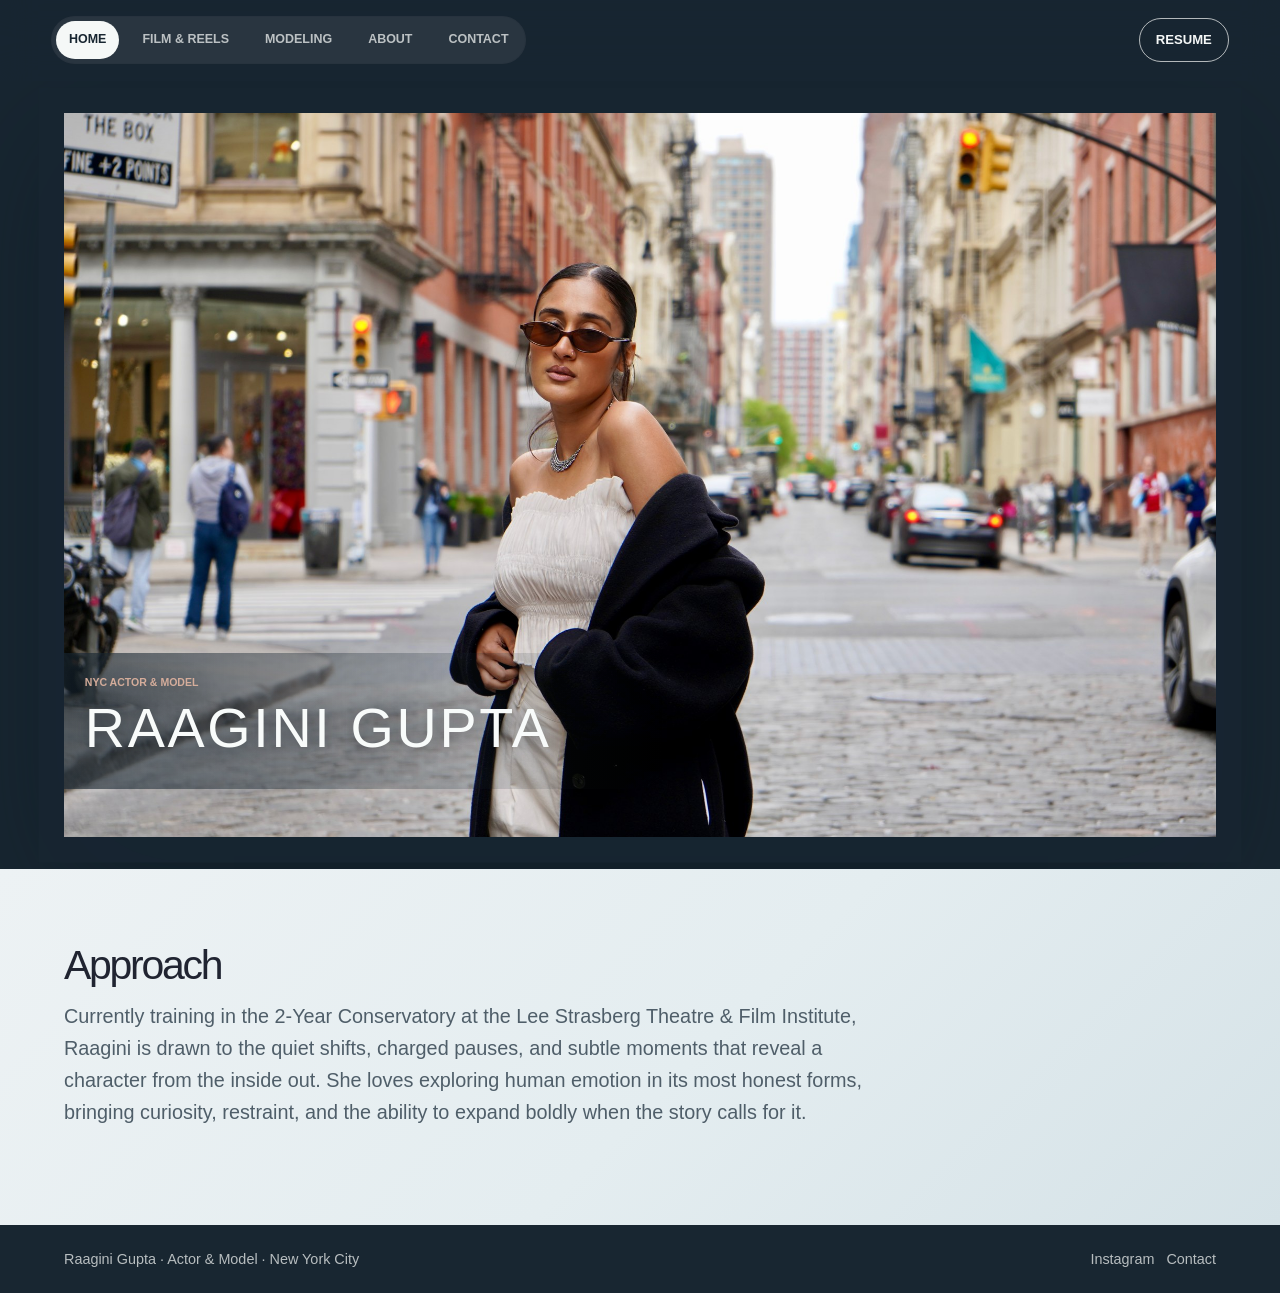
<file: index.html>
<!doctype html>
<html lang="en">
  <head>
    <meta charset="utf-8">
    <meta name="viewport" content="width=device-width, initial-scale=1">
    <meta name="description" content="Raagini Gupta is a NYC-based actor and model with film, television, training, runway, and editorial experience.">
    <meta name="referrer" content="strict-origin-when-cross-origin">
    <meta http-equiv="Content-Security-Policy" content="default-src 'self'; base-uri 'self'; object-src 'none'; frame-ancestors 'none'; img-src 'self'; media-src 'self'; script-src 'self'; style-src 'self'; form-action 'self'; upgrade-insecure-requests">
    <title>Raagini Gupta | Actor & Model</title>
    <link rel="stylesheet" href="styles.css?v=20261015">
  </head>
  <body>
    <a class="skip-link" href="#main">Skip to content</a>

    <header class="site-header" aria-label="Primary navigation">
      <nav class="nav-links" aria-label="Main">
        <a href="index.html" aria-current="page">Home</a>
        <a href="film.html">Film & Reels</a>
        <a href="modeling.html">Modeling</a>
        <a href="about.html">About</a>
        <a href="contact.html">Contact</a>
      </nav>
      <a class="nav-action" href="docs/raagini-gupta-acting-resume.pdf" target="_blank" rel="noopener noreferrer">Resume</a>
    </header>

    <main id="main">
      <section class="home-hero-v2" aria-label="Raagini Gupta home introduction">
        <div class="home-carousel" aria-label="Featured portraits">
          <div class="home-carousel-track">
            <img src="assets/raagini-acting-02.jpg" alt="Raagini Gupta standing in a New York City street editorial portrait">
            <img src="assets/raagini-acting-01.jpg" alt="Raagini Gupta editorial close portrait in New York City">
            <img src="assets/raagini-acting-04.jpg" alt="Raagini Gupta reclining on city steps in an editorial portrait">
            <img src="assets/raagini-acting-02.jpg" alt="" aria-hidden="true">
          </div>
        </div>
        <div class="home-hero-panel">
          <p class="eyebrow">NYC Actor & Model</p>
          <h1>Raagini Gupta</h1>
        </div>
      </section>

      <section class="home-profile" aria-label="Approach">
        <div class="home-profile-copy">
          <h2>Approach</h2>
          <p>Currently training in the 2-Year Conservatory at the Lee Strasberg Theatre & Film Institute, Raagini is drawn to the quiet shifts, charged pauses, and subtle moments that reveal a character from the inside out. She loves exploring human emotion in its most honest forms, bringing curiosity, restraint, and the ability to expand boldly when the story calls for it.</p>
        </div>
      </section>
    </main>

    <footer class="site-footer">
      <p>Raagini Gupta · Actor & Model · New York City</p>
      <div class="footer-links">
        <a href="https://www.instagram.com/raagini_gupta/" target="_blank" rel="noopener noreferrer">Instagram</a>
        <a href="contact.html">Contact</a>
      </div>
    </footer>

    <script src="script.js"></script>
  </body>
</html>
</file>
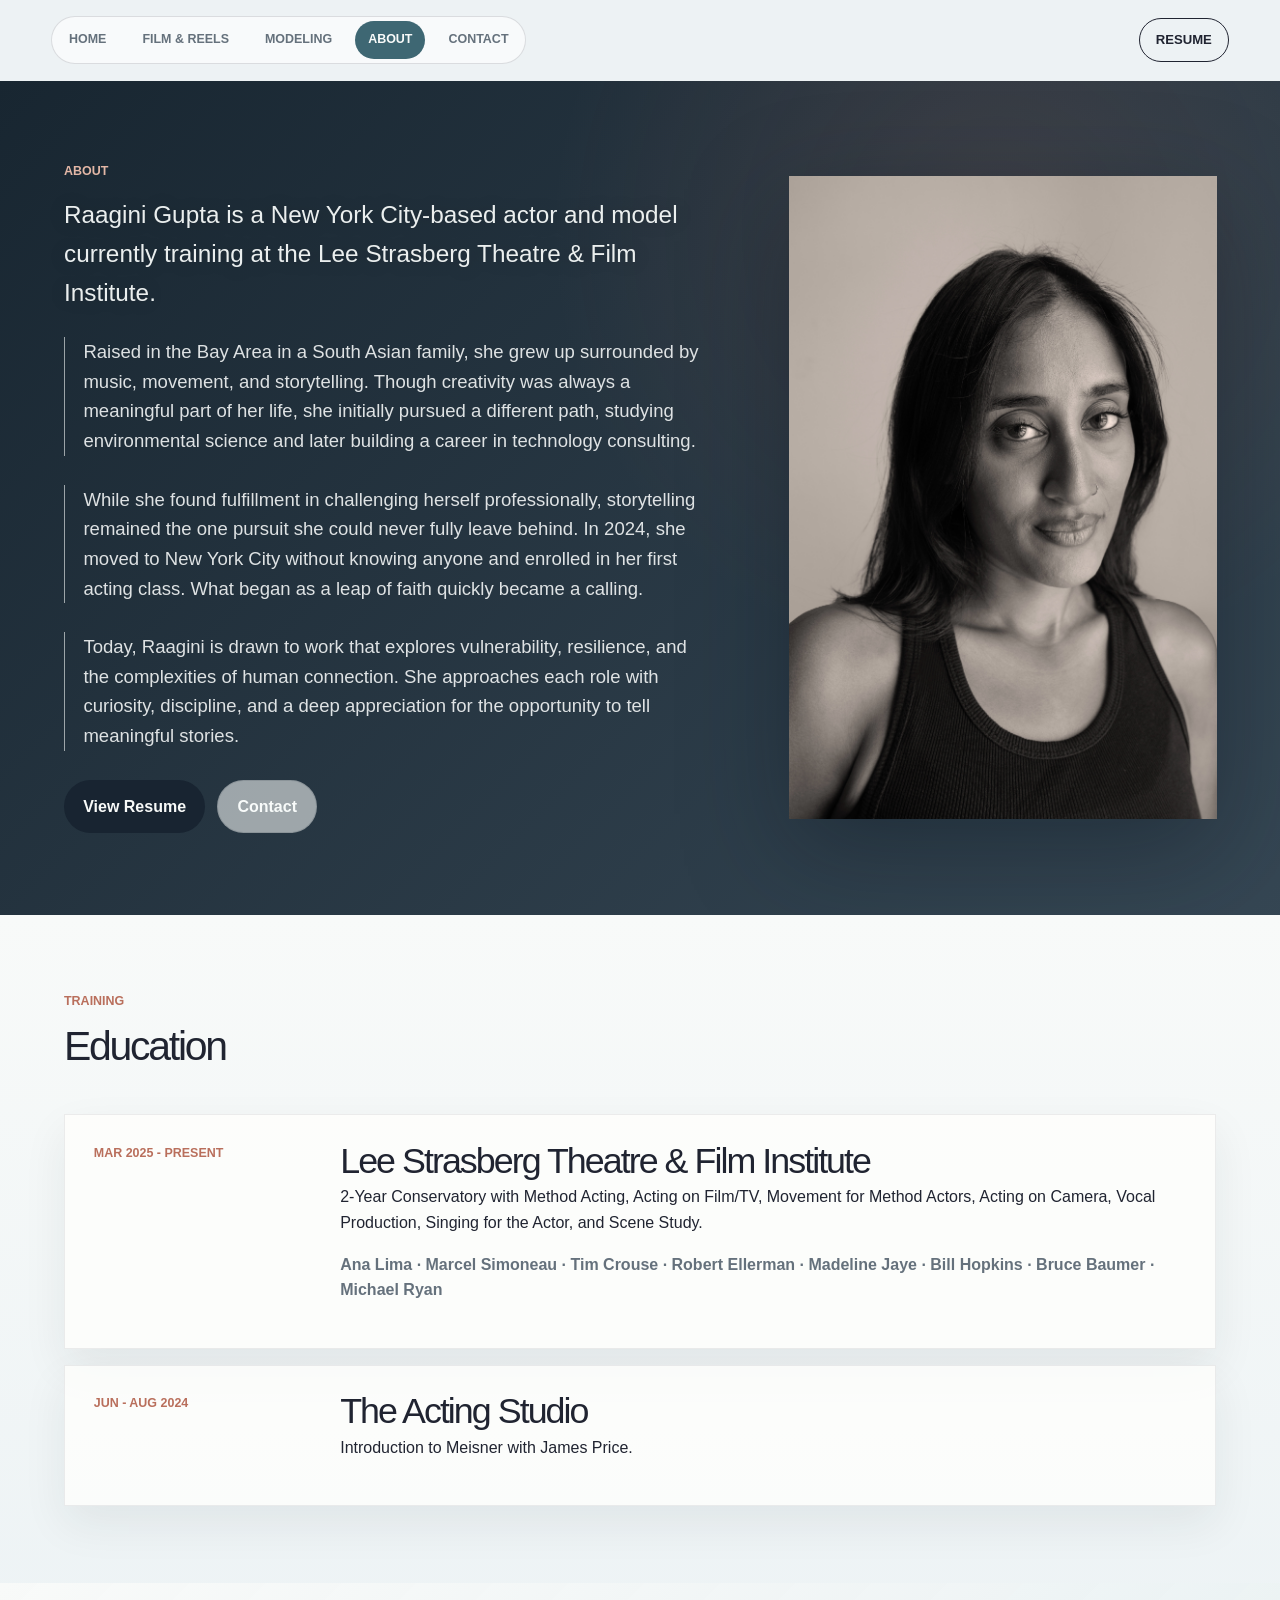
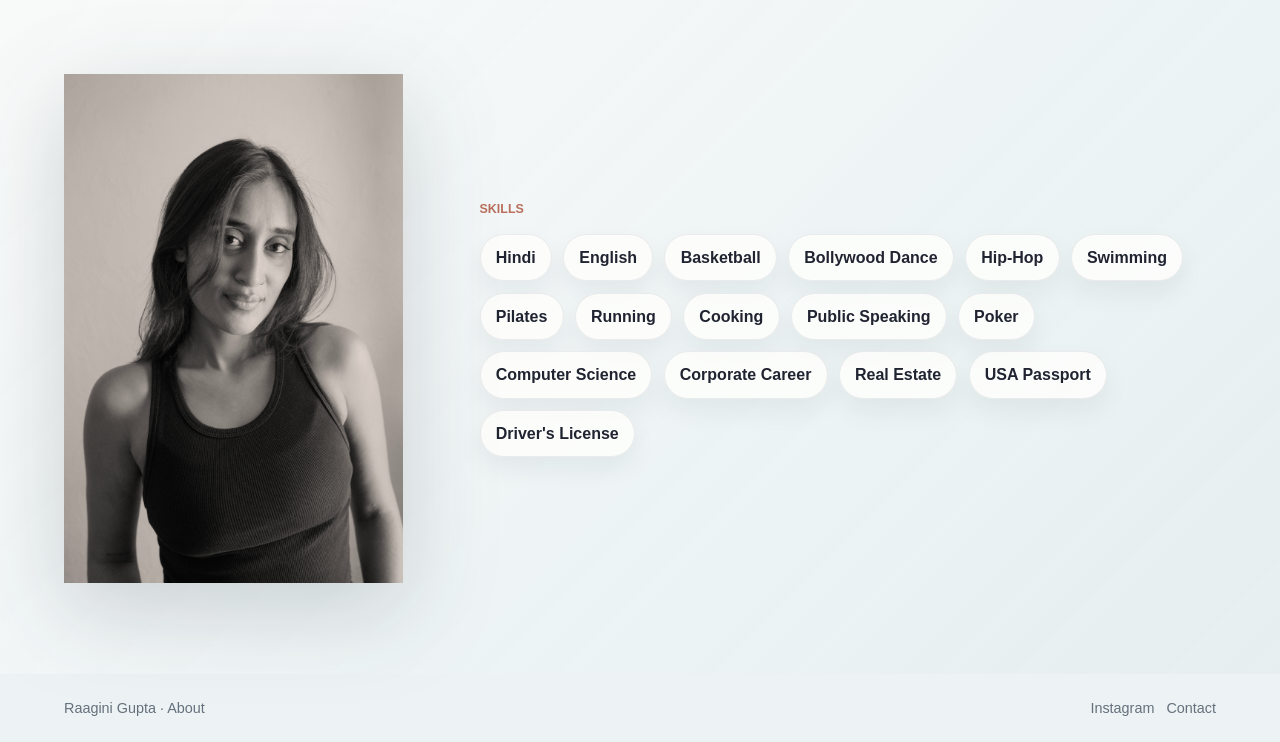
<file: about.html>
<!doctype html>
<html lang="en">
  <head>
    <meta charset="utf-8">
    <meta name="viewport" content="width=device-width, initial-scale=1">
    <meta name="description" content="About Raagini Gupta, including acting training, resume, languages, and special skills.">
    <meta name="referrer" content="strict-origin-when-cross-origin">
    <meta http-equiv="Content-Security-Policy" content="default-src 'self'; base-uri 'self'; object-src 'none'; frame-ancestors 'none'; img-src 'self'; media-src 'self'; script-src 'self'; style-src 'self'; form-action 'self'; upgrade-insecure-requests">
    <title>About | Raagini Gupta</title>
    <link rel="stylesheet" href="styles.css?v=20261015">
  </head>
  <body>
    <a class="skip-link" href="#main">Skip to content</a>

    <header class="site-header" aria-label="Primary navigation">
      <nav class="nav-links" aria-label="Main">
        <a href="index.html">Home</a>
        <a href="film.html">Film & Reels</a>
        <a href="modeling.html">Modeling</a>
        <a href="about.html" aria-current="page">About</a>
        <a href="contact.html">Contact</a>
      </nav>
      <a class="nav-action" href="docs/raagini-gupta-acting-resume.pdf" target="_blank" rel="noopener noreferrer">Resume</a>
    </header>

    <main id="main">
      <section class="about-layout">
        <div class="about-copy">
          <p class="eyebrow">About</p>
          <p class="intro">Raagini Gupta is a New York City-based actor and model currently training at the Lee Strasberg Theatre & Film Institute.</p>
          <p class="about-note">Raised in the Bay Area in a South Asian family, she grew up surrounded by music, movement, and storytelling. Though creativity was always a meaningful part of her life, she initially pursued a different path, studying environmental science and later building a career in technology consulting.</p>
          <p class="about-note">While she found fulfillment in challenging herself professionally, storytelling remained the one pursuit she could never fully leave behind. In 2024, she moved to New York City without knowing anyone and enrolled in her first acting class. What began as a leap of faith quickly became a calling.</p>
          <p class="about-note">Today, Raagini is drawn to work that explores vulnerability, resilience, and the complexities of human connection. She approaches each role with curiosity, discipline, and a deep appreciation for the opportunity to tell meaningful stories.</p>
          <div class="hero-actions">
            <a class="button primary" href="docs/raagini-gupta-acting-resume.pdf" target="_blank" rel="noopener noreferrer">View Resume</a>
            <a class="button secondary" href="contact.html">Contact</a>
          </div>
        </div>
        <div class="about-headshot-feature" aria-label="Raagini Gupta headshot">
          <figure>
            <img src="assets/raagini-about-bio-headshot.jpeg" alt="Black and white close-up headshot of Raagini Gupta">
          </figure>
        </div>
      </section>

      <section class="split-section training">
        <div class="section-heading">
          <p class="section-kicker">Training</p>
          <h2>Education</h2>
        </div>
        <div class="timeline" aria-label="Acting training timeline">
          <article class="timeline-item">
            <div class="timeline-date">Mar 2025 - Present</div>
            <div>
              <h2>Lee Strasberg Theatre & Film Institute</h2>
              <p>2-Year Conservatory with Method Acting, Acting on Film/TV, Movement for Method Actors, Acting on Camera, Vocal Production, Singing for the Actor, and Scene Study.</p>
              <p class="instructors">Ana Lima · Marcel Simoneau · Tim Crouse · Robert Ellerman · Madeline Jaye · Bill Hopkins · Bruce Baumer · Michael Ryan</p>
            </div>
          </article>
          <article class="timeline-item">
            <div class="timeline-date">Jun - Aug 2024</div>
            <div>
              <h2>The Acting Studio</h2>
              <p>Introduction to Meisner with James Price.</p>
            </div>
          </article>
        </div>
      </section>

      <section class="skills-section" aria-label="Special skills">
        <figure class="skills-image">
          <img src="assets/raagini-headshot-bw-02.jpg" alt="Black and white headshot portrait of Raagini Gupta">
        </figure>
        <div class="skills-copy">
          <p class="section-kicker">Skills</p>
          <ul class="skill-cloud">
            <li>Hindi</li>
            <li>English</li>
            <li>Basketball</li>
            <li>Bollywood Dance</li>
            <li>Hip-Hop</li>
            <li>Swimming</li>
            <li>Pilates</li>
            <li>Running</li>
            <li>Cooking</li>
            <li>Public Speaking</li>
            <li>Poker</li>
            <li>Computer Science</li>
            <li>Corporate Career</li>
            <li>Real Estate</li>
            <li>USA Passport</li>
            <li>Driver's License</li>
          </ul>
        </div>
      </section>
    </main>

    <footer class="site-footer">
      <p>Raagini Gupta · About</p>
      <div class="footer-links">
        <a href="https://www.instagram.com/raagini_gupta/" target="_blank" rel="noopener noreferrer">Instagram</a>
        <a href="contact.html">Contact</a>
      </div>
    </footer>

    <script src="script.js"></script>
  </body>
</html>
</file>
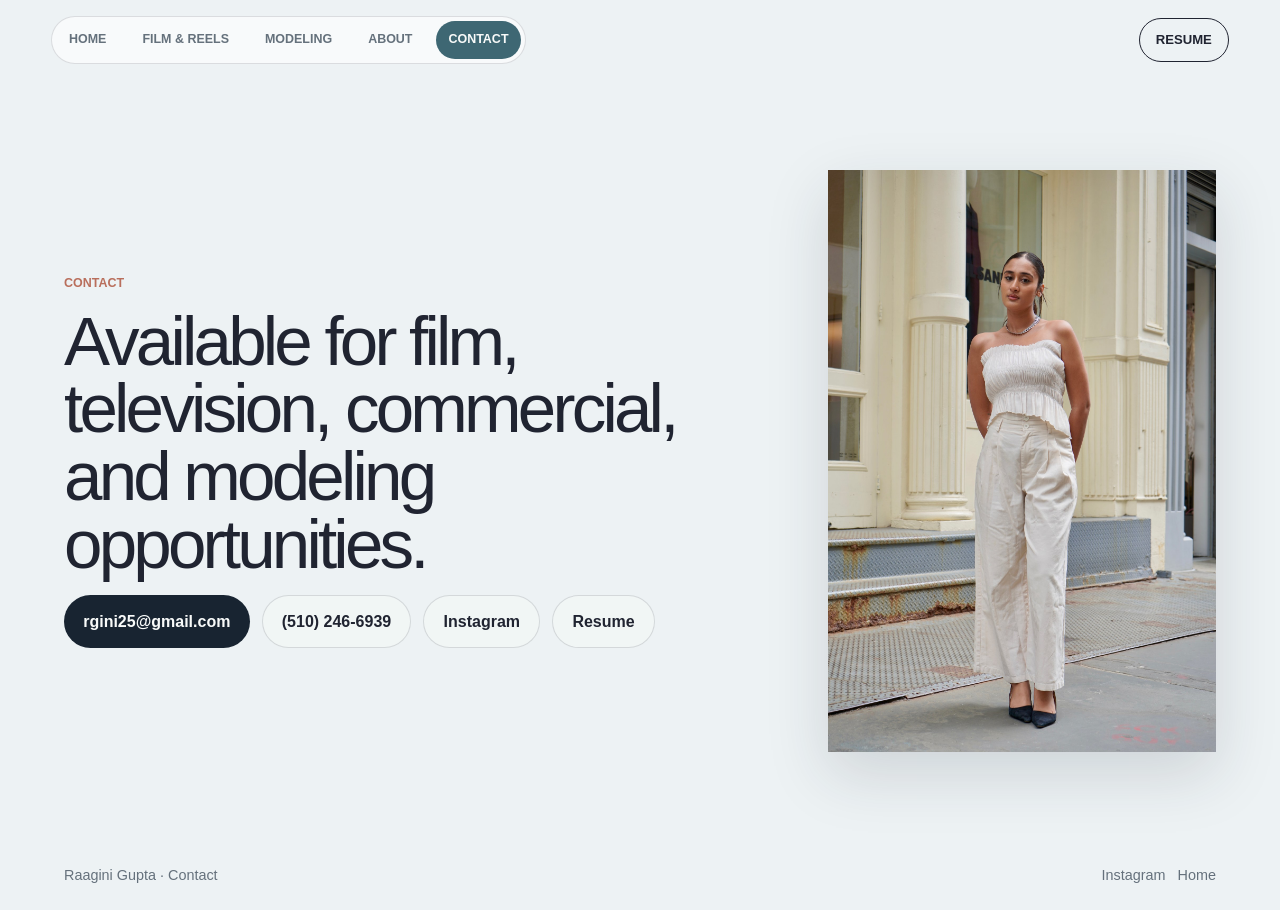
<file: contact.html>
<!doctype html>
<html lang="en">
  <head>
    <meta charset="utf-8">
    <meta name="viewport" content="width=device-width, initial-scale=1">
    <meta name="description" content="Contact NYC actor and model Raagini Gupta for film, television, commercial, and modeling opportunities.">
    <meta name="referrer" content="strict-origin-when-cross-origin">
    <meta http-equiv="Content-Security-Policy" content="default-src 'self'; base-uri 'self'; object-src 'none'; frame-ancestors 'none'; img-src 'self'; media-src 'self'; script-src 'self'; style-src 'self'; form-action 'self'; upgrade-insecure-requests">
    <title>Contact | Raagini Gupta</title>
    <link rel="stylesheet" href="styles.css?v=20261015">
  </head>
  <body>
    <a class="skip-link" href="#main">Skip to content</a>

    <header class="site-header" aria-label="Primary navigation">
      <nav class="nav-links" aria-label="Main">
        <a href="index.html">Home</a>
        <a href="film.html">Film & Reels</a>
        <a href="modeling.html">Modeling</a>
        <a href="about.html">About</a>
        <a href="contact.html" aria-current="page">Contact</a>
      </nav>
      <a class="nav-action" href="docs/raagini-gupta-acting-resume.pdf" target="_blank" rel="noopener noreferrer">Resume</a>
    </header>

    <main id="main">
      <section class="contact-page">
        <div class="contact-panel">
          <p class="eyebrow">Contact</p>
          <h1>Available for film, television, commercial, and modeling opportunities.</h1>
          <div class="contact-actions">
            <a class="button primary" href="mailto:rgini25@gmail.com">rgini25@gmail.com</a>
            <a class="button secondary" href="tel:+15102466939">(510) 246-6939</a>
            <a class="button secondary" href="https://www.instagram.com/raagini_gupta/" target="_blank" rel="noopener noreferrer">Instagram</a>
            <a class="button secondary" href="docs/raagini-gupta-acting-resume.pdf" target="_blank" rel="noopener noreferrer">Resume</a>
          </div>
        </div>
        <div class="contact-image">
          <img src="assets/raagini-acting-05.jpg" alt="Full body editorial portrait of Raagini Gupta in a white outfit">
        </div>
      </section>
    </main>

    <footer class="site-footer">
      <p>Raagini Gupta · Contact</p>
      <div class="footer-links">
        <a href="https://www.instagram.com/raagini_gupta/" target="_blank" rel="noopener noreferrer">Instagram</a>
        <a href="index.html">Home</a>
      </div>
    </footer>

    <script src="script.js"></script>
  </body>
</html>
</file>
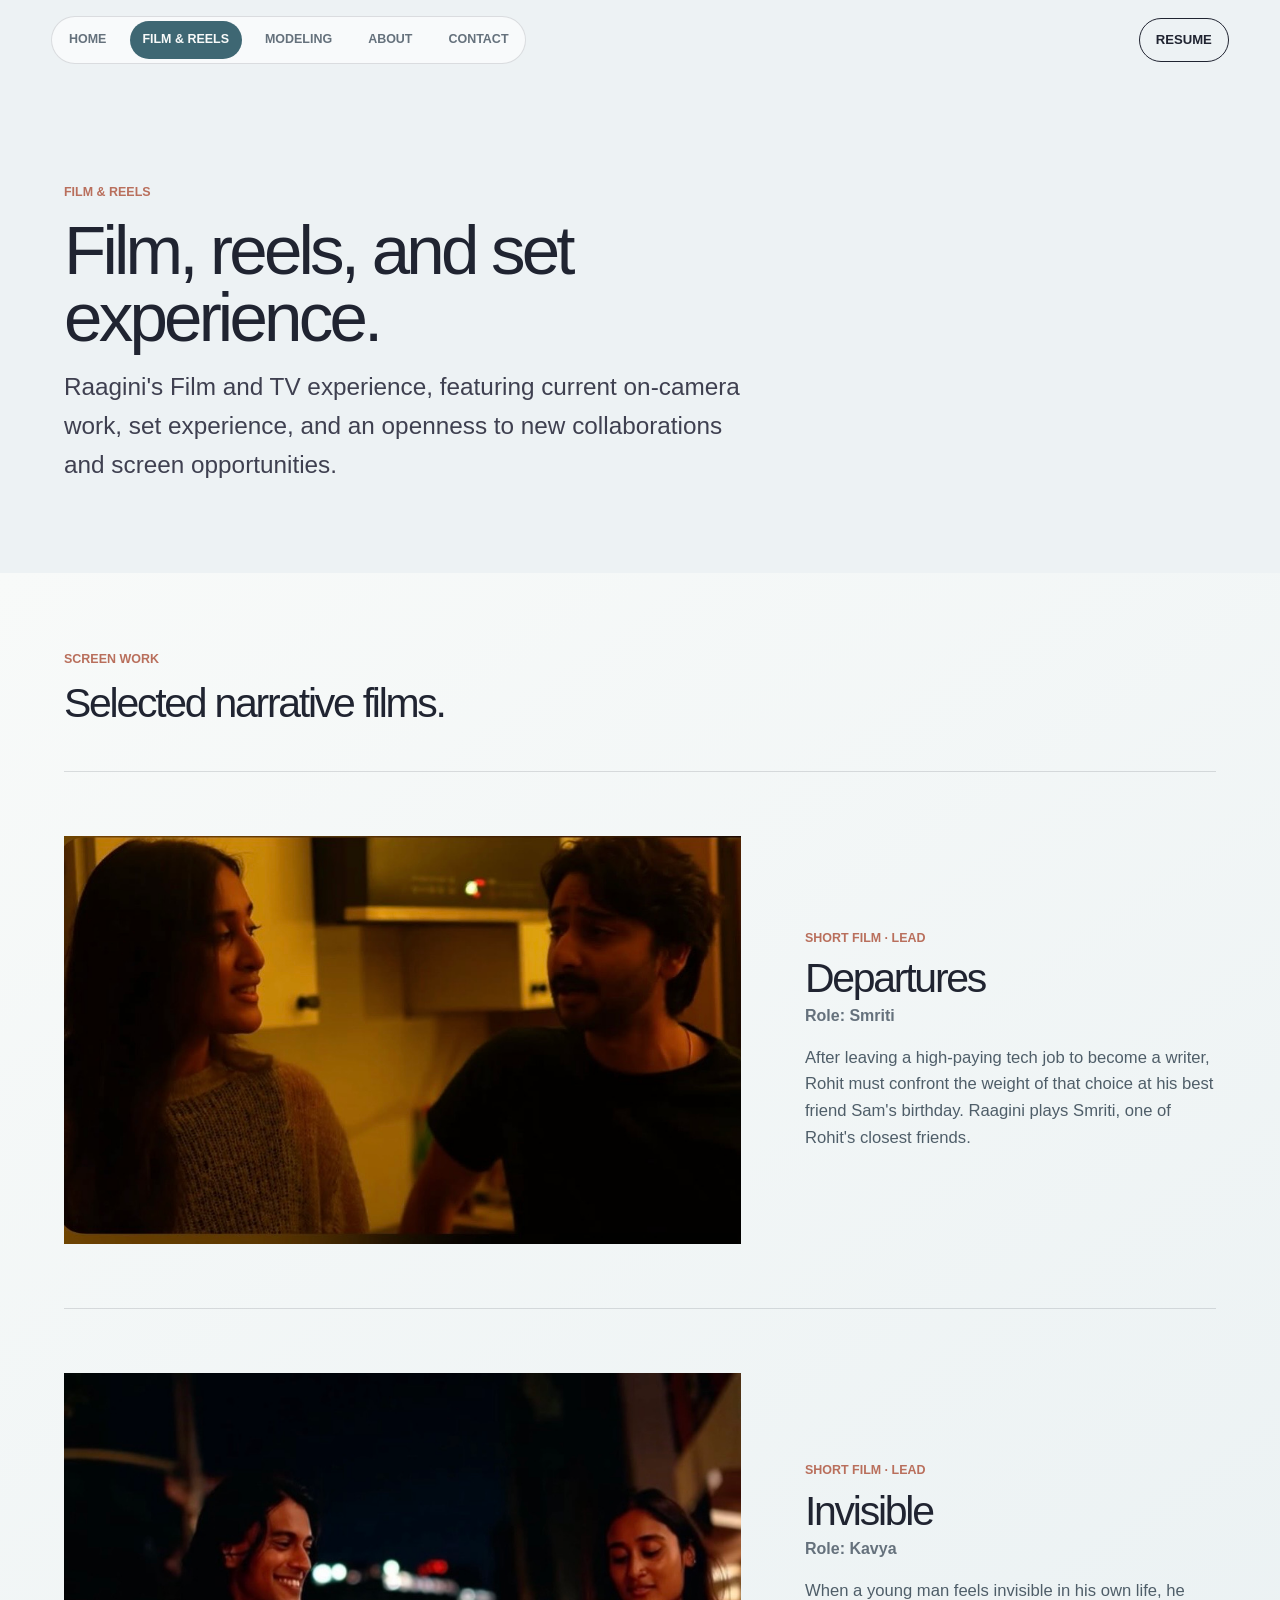
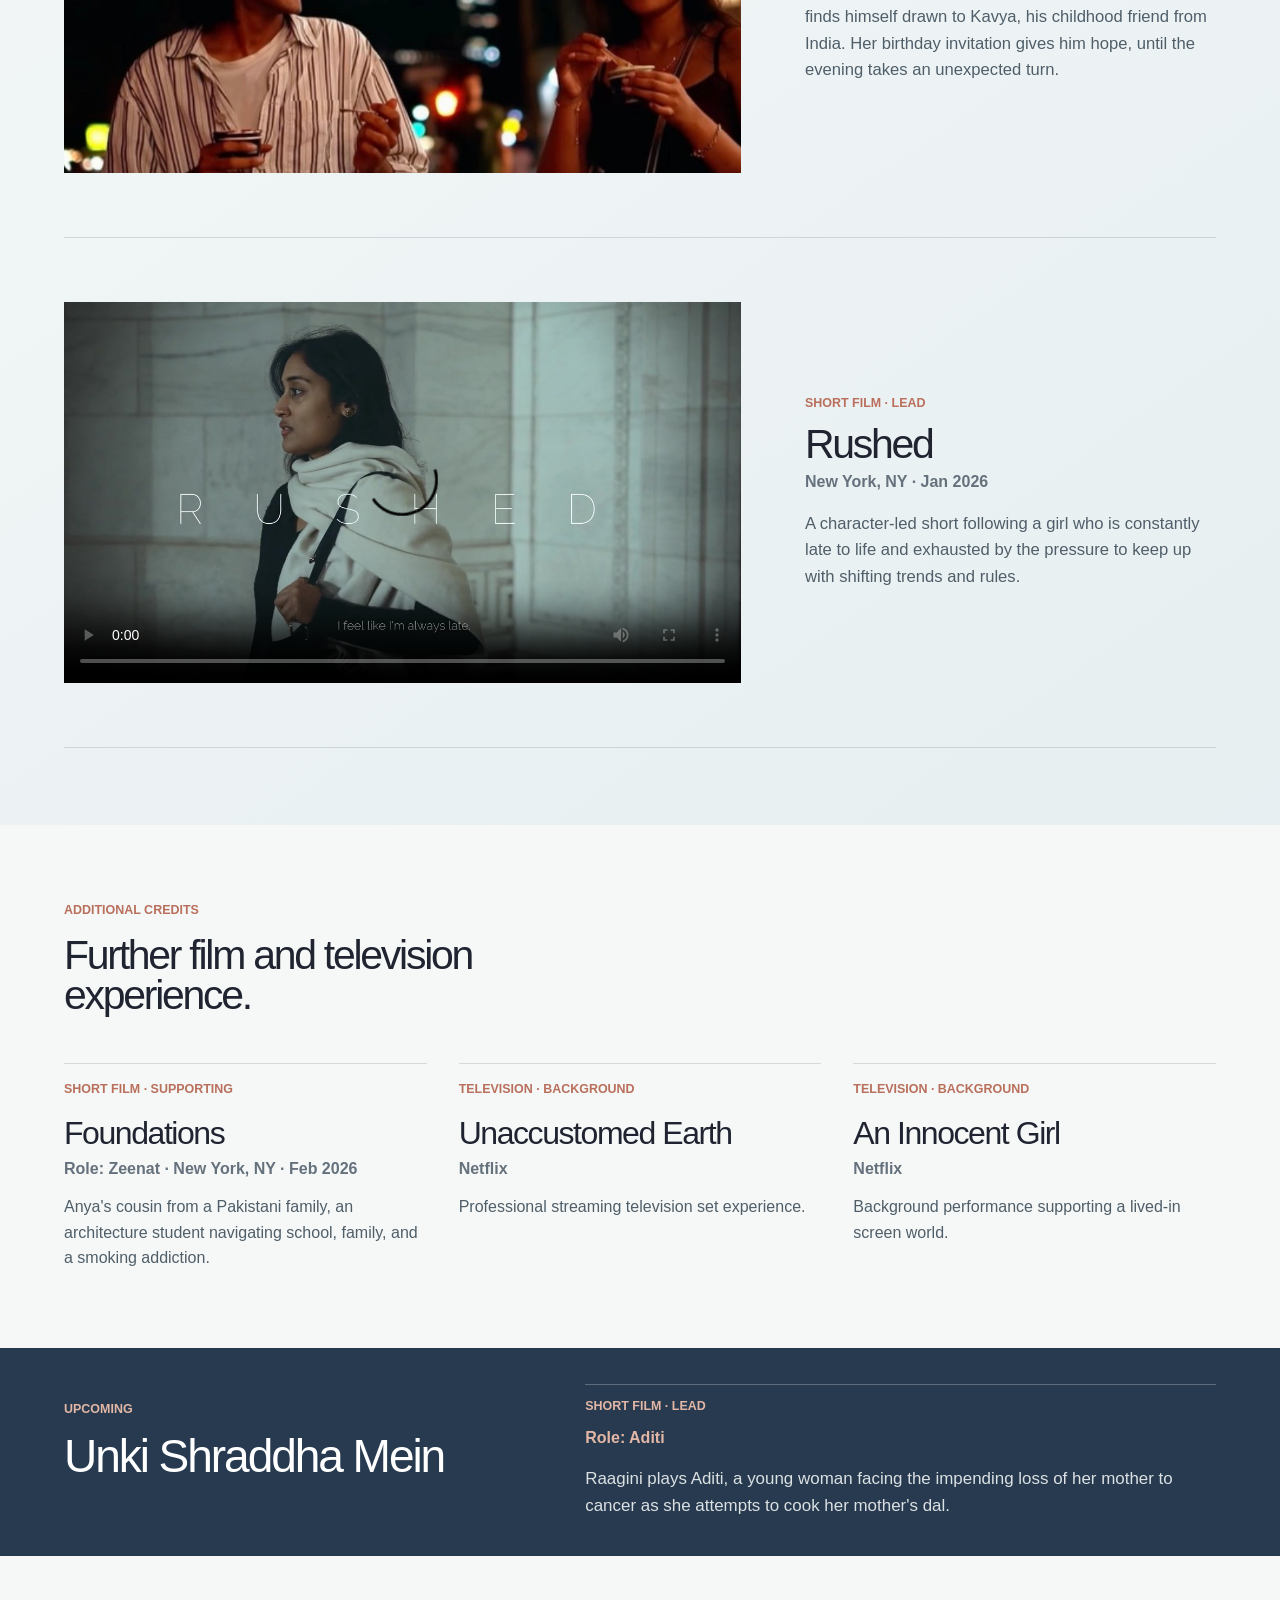
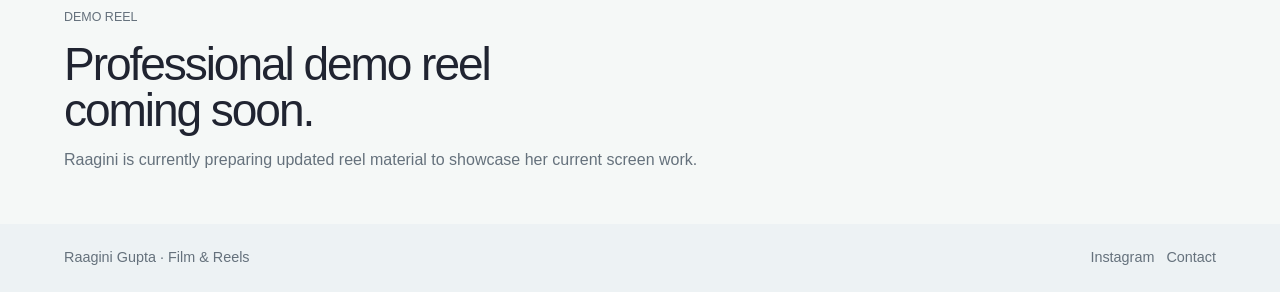
<file: film.html>
<!doctype html>
<html lang="en">
  <head>
    <meta charset="utf-8">
    <meta name="viewport" content="width=device-width, initial-scale=1">
    <meta name="description" content="Demo reels, film credits, and television work for NYC actor Raagini Gupta.">
    <meta name="referrer" content="strict-origin-when-cross-origin">
    <meta http-equiv="Content-Security-Policy" content="default-src 'self'; base-uri 'self'; object-src 'none'; frame-ancestors 'none'; img-src 'self'; media-src 'self'; script-src 'self'; style-src 'self'; form-action 'self'; upgrade-insecure-requests">
    <title>Film & Reels | Raagini Gupta</title>
    <link rel="stylesheet" href="styles.css?v=20261015">
  </head>
  <body>
    <a class="skip-link" href="#main">Skip to content</a>

    <header class="site-header" aria-label="Primary navigation">
      <nav class="nav-links" aria-label="Main">
        <a href="index.html">Home</a>
        <a href="film.html" aria-current="page">Film & Reels</a>
        <a href="modeling.html">Modeling</a>
        <a href="about.html">About</a>
        <a href="contact.html">Contact</a>
      </nav>
      <a class="nav-action" href="docs/raagini-gupta-acting-resume.pdf" target="_blank" rel="noopener noreferrer">Resume</a>
    </header>

    <main id="main">
      <section class="page-hero compact-hero">
        <div>
          <p class="eyebrow">Film & Reels</p>
          <h1>Film, reels, and set experience.</h1>
          <p class="intro">Raagini's Film and TV experience, featuring current on-camera work, set experience, and an openness to new collaborations and screen opportunities.</p>
        </div>
      </section>

      <section class="screen-work-section" aria-label="Selected film work">
        <div class="section-heading">
          <p class="section-kicker">Screen Work</p>
          <h2>Selected narrative films.</h2>
        </div>
        <div class="screen-work-list">
          <article class="screen-work-entry">
            <figure class="screen-work-media">
              <img src="assets/departures-film-still.jpg" alt="Raagini Gupta as Smriti speaking with a fellow actor in a scene from Departures">
            </figure>
            <div class="screen-work-copy">
              <p class="credit-type">Short Film · Lead</p>
              <h2>Departures</h2>
              <p class="credit-meta">Role: Smriti</p>
              <p>After leaving a high-paying tech job to become a writer, Rohit must confront the weight of that choice at his best friend Sam's birthday. Raagini plays Smriti, one of Rohit's closest friends.</p>
            </div>
          </article>

          <article class="screen-work-entry">
            <figure class="screen-work-media">
              <img src="assets/invisible-film-still.jpg" alt="Raagini Gupta as Kavya beside a fellow actor in a nighttime scene from Invisible">
            </figure>
            <div class="screen-work-copy">
              <p class="credit-type">Short Film · Lead</p>
              <h2>Invisible</h2>
              <p class="credit-meta">Role: Kavya</p>
              <p>When a young man feels invisible in his own life, he finds himself drawn to Kavya, his childhood friend from India. Her birthday invitation gives him hope, until the evening takes an unexpected turn.</p>
            </div>
          </article>

          <article class="screen-work-entry">
            <div class="screen-work-media">
              <video controls preload="metadata" playsinline poster="assets/video/rushed-poster.jpg">
                <source src="assets/video/rushed.mp4" type="video/mp4">
                Your browser does not support the video tag.
              </video>
            </div>
            <div class="screen-work-copy">
              <p class="credit-type">Short Film · Lead</p>
              <h2>Rushed</h2>
              <p class="credit-meta">New York, NY · Jan 2026</p>
              <p>A character-led short following a girl who is constantly late to life and exhausted by the pressure to keep up with shifting trends and rules.</p>
            </div>
          </article>
        </div>
      </section>

      <section class="screen-credit-section" aria-label="Additional screen credits">
        <div class="section-heading">
          <p class="section-kicker">Additional Credits</p>
          <h2>Further film and television experience.</h2>
        </div>
        <div class="screen-credit-list">
          <article>
            <p class="credit-type">Short Film · Supporting</p>
            <h3>Foundations</h3>
            <p class="credit-meta">Role: Zeenat · New York, NY · Feb 2026</p>
            <p>Anya's cousin from a Pakistani family, an architecture student navigating school, family, and a smoking addiction.</p>
          </article>
          <article>
            <p class="credit-type">Television · Background</p>
            <h3>Unaccustomed Earth</h3>
            <p class="credit-meta">Netflix</p>
            <p>Professional streaming television set experience.</p>
          </article>
          <article>
            <p class="credit-type">Television · Background</p>
            <h3>An Innocent Girl</h3>
            <p class="credit-meta">Netflix</p>
            <p>Background performance supporting a lived-in screen world.</p>
          </article>
        </div>
      </section>

      <section class="upcoming-film-section" aria-label="Upcoming film work">
        <div>
          <p class="section-kicker">Upcoming</p>
          <h2>Unki Shraddha Mein</h2>
        </div>
        <article class="upcoming-film-copy">
          <p class="credit-type">Short Film · Lead</p>
          <p class="credit-meta">Role: Aditi</p>
          <p>Raagini plays Aditi, a young woman facing the impending loss of her mother to cancer as she attempts to cook her mother's dal.</p>
        </article>
      </section>

      <section class="reel-section supporting-reels" aria-label="Demo reel coming soon">
        <article class="reel-card quiet-card">
          <p class="section-kicker">Demo Reel</p>
          <h2>Professional demo reel coming soon.</h2>
          <p>Raagini is currently preparing updated reel material to showcase her current screen work.</p>
        </article>
      </section>
    </main>

    <footer class="site-footer">
      <p>Raagini Gupta · Film & Reels</p>
      <div class="footer-links">
        <a href="https://www.instagram.com/raagini_gupta/" target="_blank" rel="noopener noreferrer">Instagram</a>
        <a href="contact.html">Contact</a>
      </div>
    </footer>

    <script src="script.js"></script>
  </body>
</html>
</file>
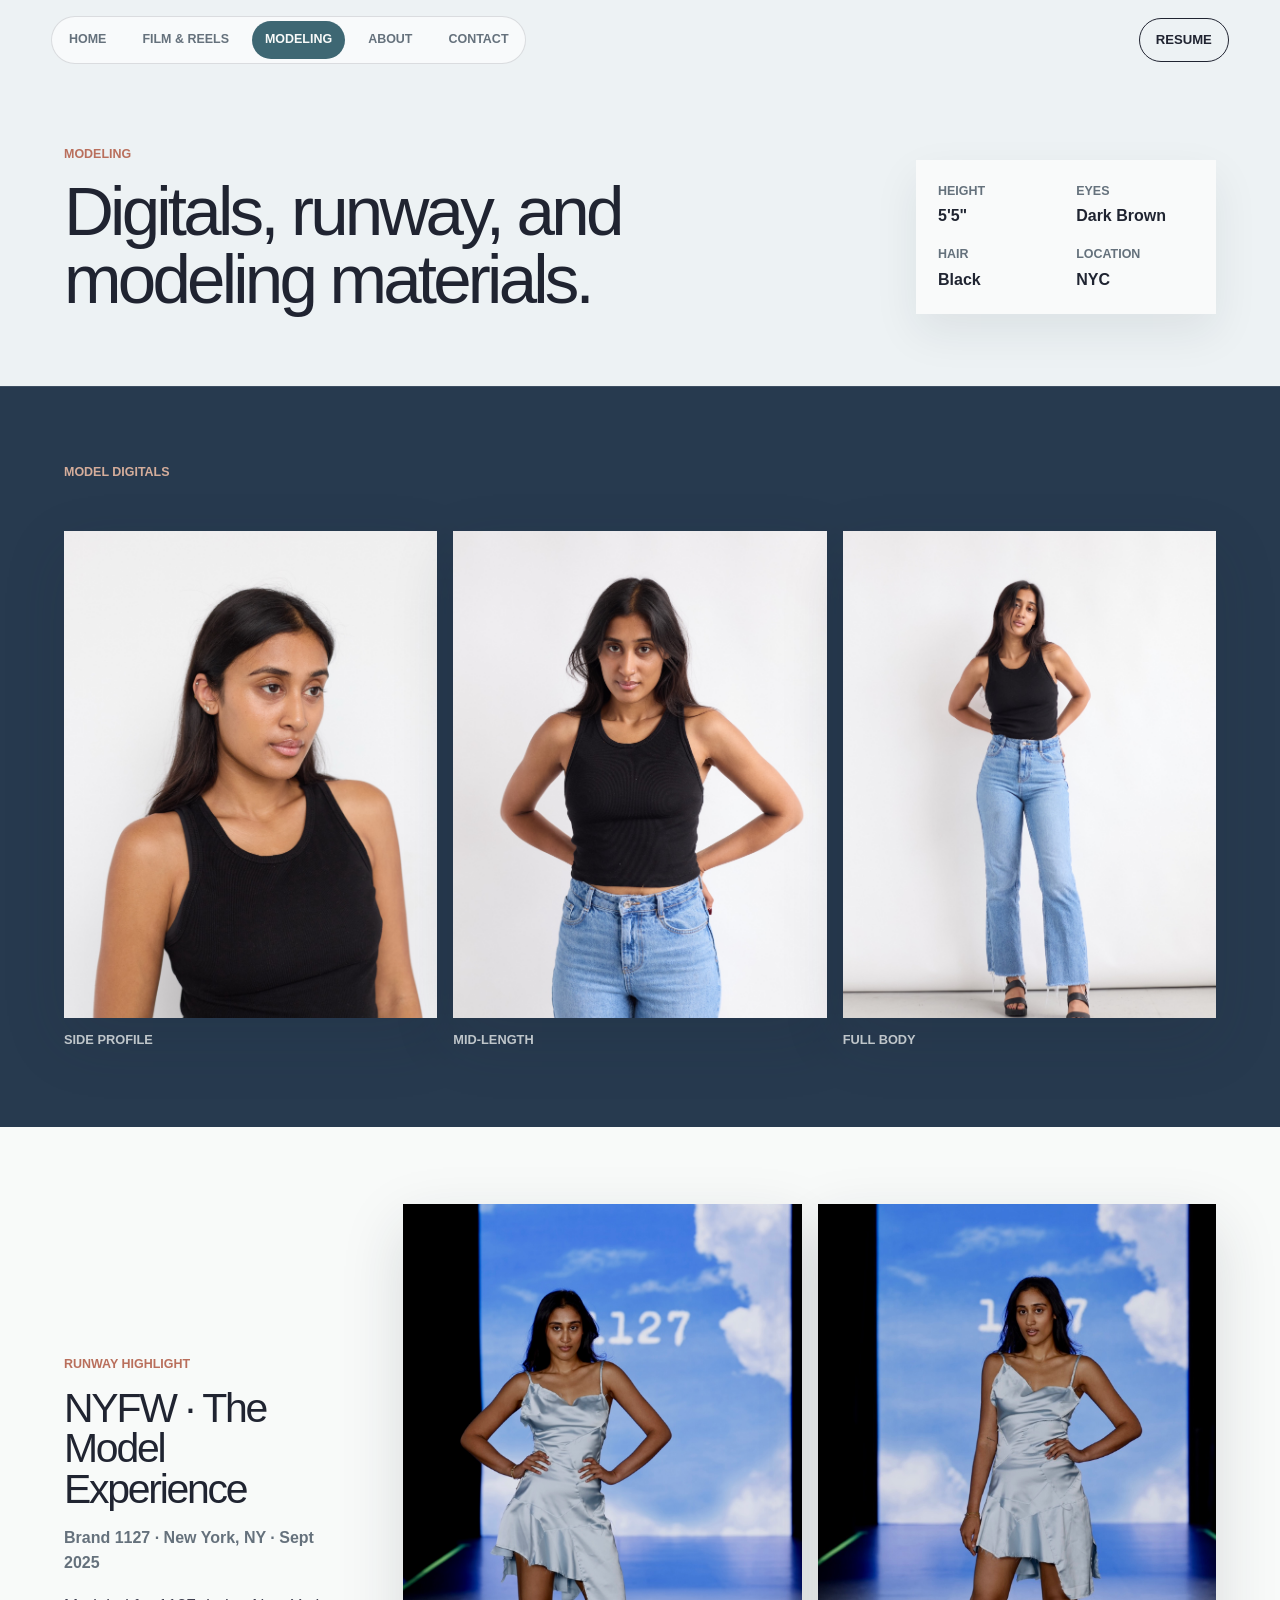
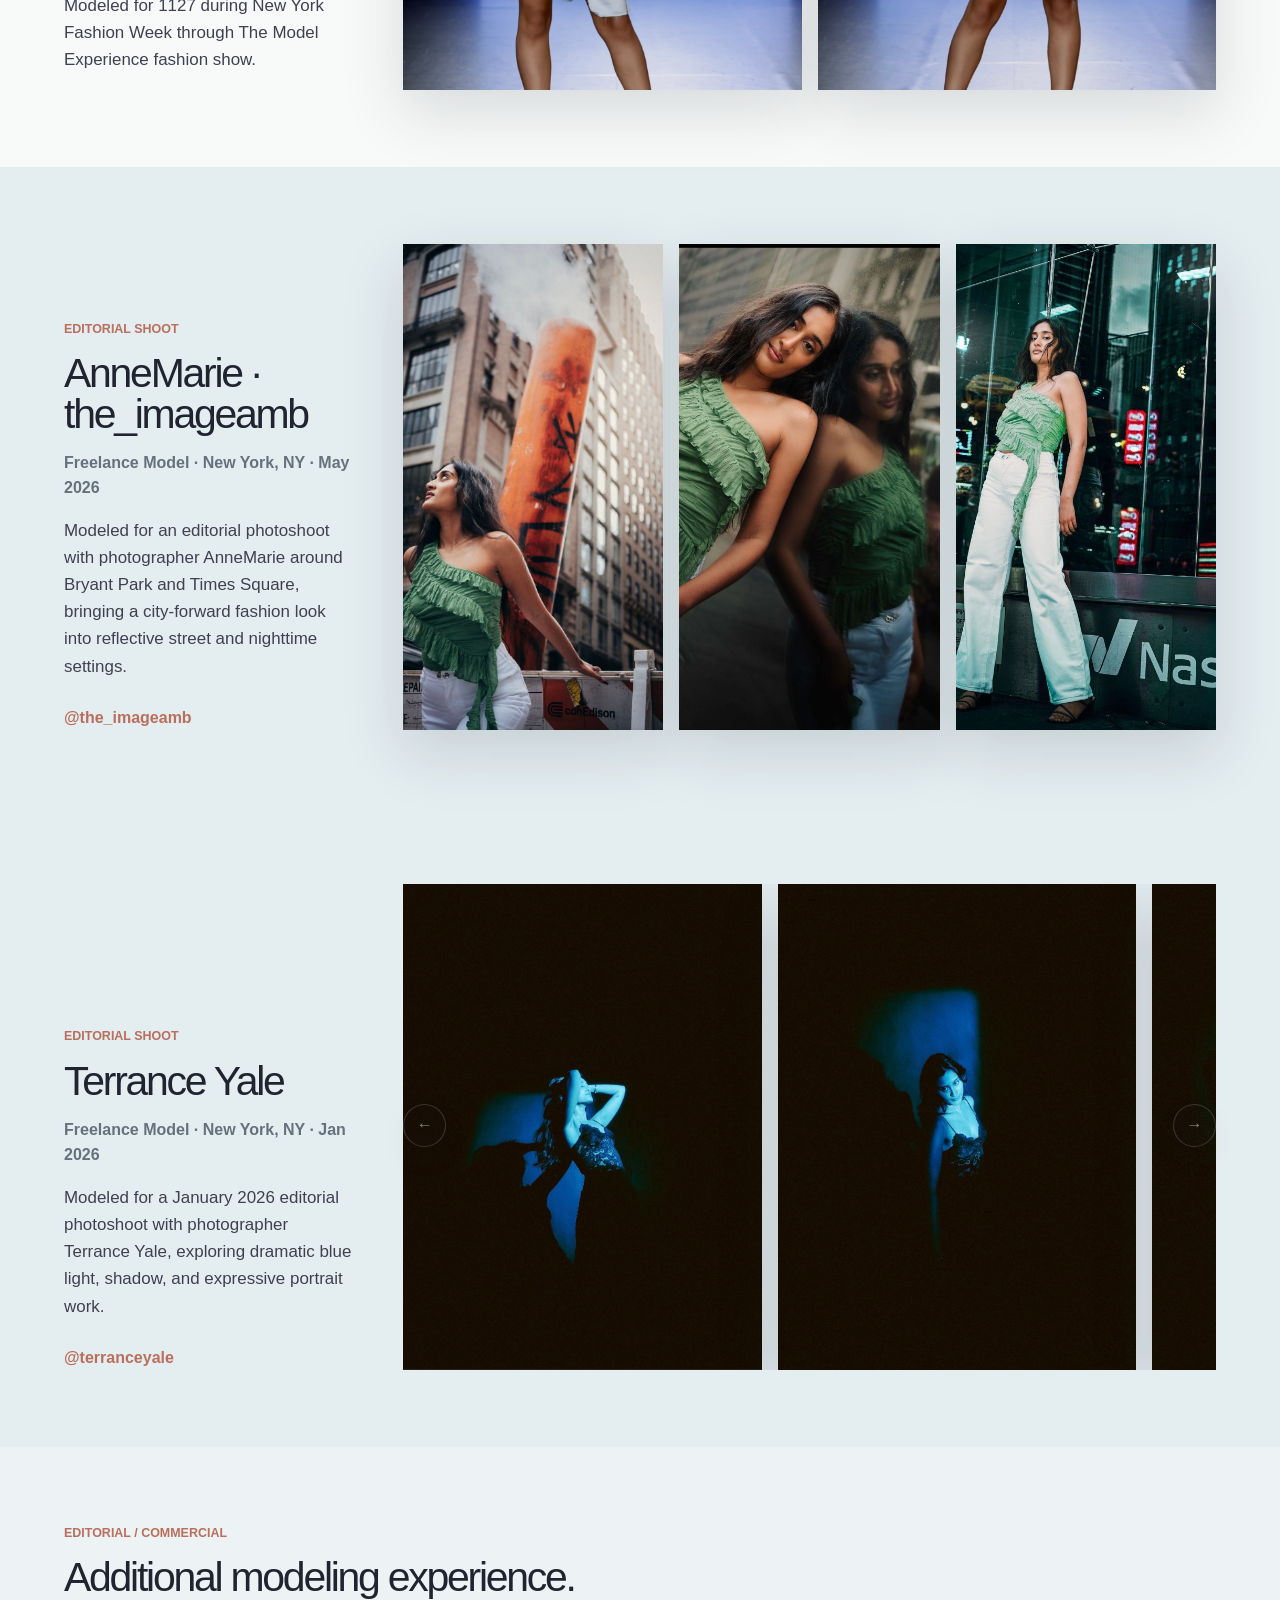
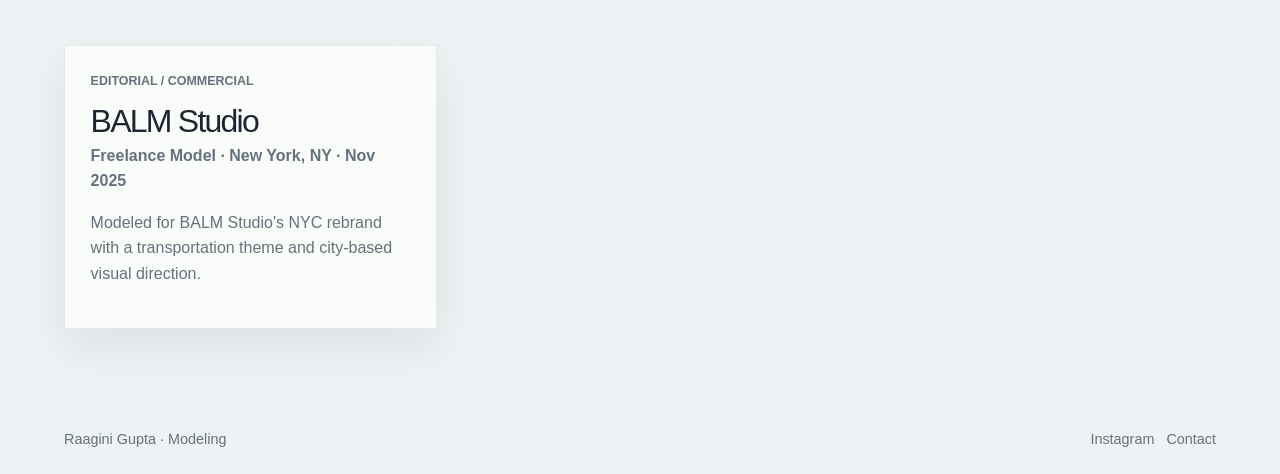
<file: modeling.html>
<!doctype html>
<html lang="en">
  <head>
    <meta charset="utf-8">
    <meta name="viewport" content="width=device-width, initial-scale=1">
    <meta name="description" content="Model digitals, stats, and modeling credits for NYC actor and model Raagini Gupta.">
    <meta name="referrer" content="strict-origin-when-cross-origin">
    <meta http-equiv="Content-Security-Policy" content="default-src 'self'; base-uri 'self'; object-src 'none'; frame-ancestors 'none'; img-src 'self'; media-src 'self'; script-src 'self'; style-src 'self'; form-action 'self'; upgrade-insecure-requests">
    <title>Modeling | Raagini Gupta</title>
    <link rel="stylesheet" href="styles.css?v=20261015">
  </head>
  <body class="modeling-page">
    <a class="skip-link" href="#main">Skip to content</a>

    <header class="site-header" aria-label="Primary navigation">
      <nav class="nav-links" aria-label="Main">
        <a href="index.html">Home</a>
        <a href="film.html">Film & Reels</a>
        <a href="modeling.html" aria-current="page">Modeling</a>
        <a href="about.html">About</a>
        <a href="contact.html">Contact</a>
      </nav>
      <a class="nav-action" href="docs/raagini-gupta-acting-resume.pdf" target="_blank" rel="noopener noreferrer">Resume</a>
    </header>

    <main id="main">
      <section class="page-hero compact-hero modeling-hero">
        <div>
          <p class="eyebrow">Modeling</p>
          <h1>Digitals, runway, and modeling materials.</h1>
        </div>
        <dl class="hero-stats" aria-label="Model stats">
          <div>
            <dt>Height</dt>
            <dd>5'5"</dd>
          </div>
          <div>
            <dt>Eyes</dt>
            <dd>Dark Brown</dd>
          </div>
          <div>
            <dt>Hair</dt>
            <dd>Black</dd>
          </div>
          <div>
            <dt>Location</dt>
            <dd>NYC</dd>
          </div>
        </dl>
      </section>

      <section class="gallery-section digitals-section">
        <div class="section-heading">
          <p class="section-kicker">Model Digitals</p>
        </div>
        <div class="gallery-grid digitals-grid">
          <figure>
            <img src="assets/raagini-side-profile.jpg" alt="Side-profile model digital of Raagini Gupta">
            <figcaption>Side Profile</figcaption>
          </figure>
          <figure>
            <img src="assets/raagini-mid-length.jpg" alt="Mid-length model digital of Raagini Gupta">
            <figcaption>Mid-Length</figcaption>
          </figure>
          <figure>
            <img src="assets/raagini-full-body.jpg" alt="Full body model digital of Raagini Gupta">
            <figcaption>Full Body</figcaption>
          </figure>
        </div>
      </section>

      <section class="runway-story" aria-label="NYFW runway feature">
        <div class="runway-copy">
          <p class="section-kicker">Runway Highlight</p>
          <h2>NYFW · The Model Experience</h2>
          <p class="credit-meta">Brand 1127 · New York, NY · Sept 2025</p>
          <p>Modeled for 1127 during New York Fashion Week through The Model Experience fashion show.</p>
        </div>
        <div class="runway-feature" aria-label="NYFW runway photos">
          <figure>
            <img src="assets/raagini-nyfw-01.jpg" alt="Raagini Gupta walking runway for NYFW The Model Experience">
          </figure>
          <figure>
            <img src="assets/raagini-nyfw-02.jpg" alt="Raagini Gupta runway portrait for NYFW The Model Experience">
          </figure>
        </div>
      </section>

      <section class="editorial-shoot" aria-label="AnneMarie editorial modeling photoshoot">
        <div class="editorial-copy">
          <p class="section-kicker">Editorial Shoot</p>
          <h2>AnneMarie · the_imageamb</h2>
          <p class="credit-meta">Freelance Model · New York, NY · May 2026</p>
          <p>Modeled for an editorial photoshoot with photographer AnneMarie around Bryant Park and Times Square, bringing a city-forward fashion look into reflective street and nighttime settings.</p>
          <a class="text-link" href="https://www.instagram.com/the_imageamb/" target="_blank" rel="noopener noreferrer">@the_imageamb</a>
        </div>
        <div class="editorial-gallery" aria-label="AnneMarie Bryant Park and Times Square photos">
          <figure class="editorial-featured">
            <img src="assets/raagini-annemarie-01.jpg" alt="Raagini Gupta modeling in a green top near Bryant Park in New York City">
          </figure>
          <figure>
            <img src="assets/raagini-annemarie-02.jpg" alt="Raagini Gupta modeling beside a reflective city window in New York City">
          </figure>
          <figure>
            <img src="assets/raagini-annemarie-03.jpg" alt="Raagini Gupta modeling at night near Times Square lights">
          </figure>
        </div>
      </section>

      <section class="editorial-shoot" aria-label="Terrance Yale editorial modeling photoshoot">
        <div class="editorial-copy">
          <p class="section-kicker">Editorial Shoot</p>
          <h2>Terrance Yale</h2>
          <p class="credit-meta">Freelance Model · New York, NY · Jan 2026</p>
          <p>Modeled for a January 2026 editorial photoshoot with photographer Terrance Yale, exploring dramatic blue light, shadow, and expressive portrait work.</p>
          <a class="text-link" href="https://www.instagram.com/terranceyale/" target="_blank" rel="noopener noreferrer">@terranceyale</a>
        </div>
        <div class="scroll-gallery-frame">
          <div class="editorial-gallery scroll-gallery" id="terrance-gallery" aria-label="Terrance Yale January 2026 editorial photos">
            <figure>
              <img src="assets/raagini-terrance-yale-01.jpg" alt="Raagini Gupta modeling in dramatic blue light for Terrance Yale">
            </figure>
            <figure>
              <img src="assets/raagini-terrance-yale-02.jpg" alt="Raagini Gupta editorial portrait in blue shadow lighting">
            </figure>
            <figure>
              <img src="assets/raagini-terrance-yale-03.jpg" alt="Raagini Gupta looking upward in dramatic editorial lighting">
            </figure>
            <figure>
              <img src="assets/raagini-terrance-yale-04.jpg" alt="Raagini Gupta close portrait in blue light and shadow">
            </figure>
            <figure>
              <img src="assets/raagini-terrance-yale-05.jpg" alt="Raagini Gupta modeling in dramatic red and blue light for Terrance Yale">
            </figure>
            <figure>
              <img src="assets/raagini-terrance-yale-06.jpg" alt="Raagini Gupta editorial portrait in red and blue light">
            </figure>
            <figure>
              <img src="assets/raagini-terrance-yale-07.jpg" alt="Raagini Gupta looking toward camera in red and blue editorial lighting">
            </figure>
            <figure>
              <img src="assets/raagini-terrance-yale-08.jpg" alt="Raagini Gupta modeling in blue cinematic light and shadow">
            </figure>
          </div>
          <button class="gallery-arrow gallery-arrow-left" type="button" aria-label="Scroll Terrance Yale photos left" data-scroll-target="terrance-gallery" data-scroll-direction="-1">&larr;</button>
          <button class="gallery-arrow gallery-arrow-right" type="button" aria-label="Scroll Terrance Yale photos right" data-scroll-target="terrance-gallery" data-scroll-direction="1">&rarr;</button>
        </div>
      </section>

      <section class="split-section">
        <div class="section-heading">
          <p class="section-kicker">Editorial / Commercial</p>
          <h2>Additional modeling experience.</h2>
        </div>
        <div class="credits-grid single-credit">
          <article class="credit-card">
            <p class="credit-type">Editorial / Commercial</p>
            <h2>BALM Studio</h2>
            <p class="credit-meta">Freelance Model · New York, NY · Nov 2025</p>
            <p>Modeled for BALM Studio's NYC rebrand with a transportation theme and city-based visual direction.</p>
          </article>
        </div>
      </section>
    </main>

    <footer class="site-footer">
      <p>Raagini Gupta · Modeling</p>
      <div class="footer-links">
        <a href="https://www.instagram.com/raagini_gupta/" target="_blank" rel="noopener noreferrer">Instagram</a>
        <a href="contact.html">Contact</a>
      </div>
    </footer>

    <script src="script.js"></script>
  </body>
</html>
</file>
<file: styles.css>
:root {
  --ink: #202431;
  --muted: #65717c;
  --paper: #182631;
  --paper-soft: #f8faf9;
  --panel: #273a4f;
  --accent: #b96f5c;
  --accent-soft: #d9b9ad;
  --slate: #426a78;
  --slate-deep: #182431;
  --aubergine: #4c556c;
  --line: rgba(32, 36, 49, 0.14);
  --shadow: 0 22px 58px rgba(32, 43, 54, 0.15);
  --serif: var(--sans);
  --display: "Avenir Next", Avenir, "Helvetica Neue", Helvetica, Arial, sans-serif;
  --sans: "Avenir Next", Avenir, "Helvetica Neue", Helvetica, -apple-system, BlinkMacSystemFont, "Segoe UI", Arial, sans-serif;
}

* {
  box-sizing: border-box;
}

body {
  margin: 0;
  background: var(--paper);
  color: #f5f8f7;
  font-family: var(--sans);
  line-height: 1.6;
}

img {
  display: block;
  max-width: 100%;
}

a {
  color: inherit;
}

.skip-link {
  position: absolute;
  left: 1rem;
  top: 1rem;
  transform: translateY(-180%);
  background: var(--ink);
  color: #f5f8f7;
  padding: 0.75rem 1rem;
  z-index: 20;
}

.skip-link:focus {
  transform: translateY(0);
}

.site-header {
  position: sticky;
  top: 0;
  z-index: 10;
  display: grid;
  grid-template-columns: 1fr auto;
  align-items: center;
  gap: 1.5rem;
  padding: 1rem clamp(1rem, 4vw, 3.5rem);
  border-bottom: 1px solid transparent;
  background: rgba(24, 38, 49, 0.84);
  backdrop-filter: blur(18px);
  transition: background 180ms ease, border-color 180ms ease;
}

.site-header.is-scrolled {
  background: rgba(24, 38, 49, 0.96);
  border-color: var(--line);
}

.brand,
.nav-links a,
.nav-action,
.text-link,
.site-footer a {
  text-decoration: none;
}

.brand {
  display: grid;
  line-height: 1;
  font-family: var(--sans);
  font-weight: 750;
  letter-spacing: -0.03em;
  color: #f5f8f7;
}

.nav-links {
  justify-self: start;
  display: flex;
  align-items: center;
  gap: clamp(0.35rem, 1vw, 0.65rem);
  padding: 0.25rem;
  border: 1px solid var(--line);
  border-radius: 999px;
  background: rgba(255, 255, 255, 0.08);
  scrollbar-width: none;
}

.nav-links::-webkit-scrollbar {
  display: none;
}

.nav-links a {
  border-radius: 999px;
  padding: 0.55rem 0.8rem;
  color: rgba(245, 248, 247, 0.72);
  font-size: 0.78rem;
  font-weight: 700;
  text-transform: uppercase;
  white-space: nowrap;
}

.nav-links a:hover,
.nav-links a:focus-visible,
.nav-links a[aria-current="page"] {
  background: #f5f8f7;
  color: var(--paper);
}

.nav-action {
  border: 1px solid rgba(245, 248, 247, 0.7);
  border-radius: 999px;
  padding: 0.65rem 1rem;
  font-size: 0.82rem;
  font-weight: 700;
  text-transform: uppercase;
  border-color: rgba(245, 248, 247, 0.7);
  color: #f5f8f7;
}

.nav-action:hover,
.nav-action:focus-visible {
  background: #f5f8f7;
  color: var(--paper);
}

body:not(:has(.home-hero-v2)) {
  background: #edf2f4;
  color: var(--ink);
}

body:not(:has(.home-hero-v2)) .site-header {
  background: rgba(237, 242, 244, 0.88);
}

body:not(:has(.home-hero-v2)) .site-header.is-scrolled {
  background: rgba(237, 242, 244, 0.97);
}

body:not(:has(.home-hero-v2)) .brand {
  color: var(--ink);
}

body:not(:has(.home-hero-v2)) .nav-links {
  background: rgba(255, 255, 255, 0.6);
}

body:not(:has(.home-hero-v2)) .nav-links a {
  color: var(--muted);
}

body:not(:has(.home-hero-v2)) .nav-links a:hover,
body:not(:has(.home-hero-v2)) .nav-links a:focus-visible,
body:not(:has(.home-hero-v2)) .nav-links a[aria-current="page"] {
  background: #3e6773;
  color: var(--paper-soft);
}

body:not(:has(.home-hero-v2)) .nav-action {
  border-color: var(--ink);
  color: var(--ink);
}

.nav-action:hover,
.nav-action:focus-visible,
.button:hover,
.button:focus-visible {
  transform: translateY(-2px);
}

.hero,
.home-hero-v2,
.home-profile,
.page-hero,
.about-layout,
.contact-page,
.story-band,
.page-preview-grid,
.photo-strip,
.reel-section,
.film-feature,
.selected-film-work,
.screen-work-section,
.screen-credit-section,
.upcoming-film-section,
.work-layout,
.runway-story,
.editorial-shoot,
.stats-band,
.gallery-section,
.split-section,
.skills-section {
  padding-inline: clamp(1rem, 5vw, 5rem);
}

.hero {
  position: relative;
  min-height: auto;
  display: grid;
  grid-template-columns: minmax(0, 0.92fr) minmax(18rem, 0.72fr);
  align-items: center;
  gap: clamp(1.5rem, 5vw, 4rem);
  padding-top: clamp(2rem, 5vw, 4.5rem);
  padding-bottom: clamp(2rem, 5vw, 4rem);
  overflow: hidden;
}

.home-hero-v2 {
  position: relative;
  min-height: calc(100vh - 7rem);
  display: grid;
  align-items: end;
  padding-top: clamp(1rem, 3vw, 2rem);
  padding-bottom: clamp(1rem, 3vw, 2rem);
  overflow: hidden;
}

.home-carousel {
  position: absolute;
  inset: clamp(1rem, 3vw, 2rem) clamp(1rem, 5vw, 5rem);
  width: calc(100% - clamp(1rem, 5vw, 5rem) * 2);
  height: calc(100% - clamp(1rem, 3vw, 2rem) * 2);
}

.home-carousel {
  z-index: 0;
  overflow: hidden;
  border: 0;
  background: #13202a;
  box-shadow:
    0 0 0 clamp(1rem, 2vw, 1.65rem) rgba(24, 38, 49, 0.94),
    0 40px 112px rgba(11, 24, 32, 0.62);
  animation: homePhotoEnter 1200ms cubic-bezier(0.22, 1, 0.36, 1) both;
}

.home-carousel-track {
  display: flex;
  width: 400%;
  height: 100%;
  transform: translateX(0);
  animation: homeCarouselTrack 24s infinite cubic-bezier(0.76, 0, 0.24, 1);
  will-change: transform;
}

.home-carousel img {
  inset: 0;
  flex: 0 0 25%;
  width: 25%;
  height: 100%;
  object-fit: cover;
  object-position: 52% 45%;
  opacity: 1;
}

.home-carousel img:nth-child(2) {
  object-position: 50% 45%;
}

.home-carousel img:nth-child(3) {
  object-position: 54% 46%;
}

@keyframes homeCarouselTrack {
  0%,
  20% {
    transform: translate3d(0, 0, 0);
  }

  33.333%,
  53.333% {
    transform: translate3d(-25%, 0, 0);
  }

  66.666%,
  86.666% {
    transform: translate3d(-50%, 0, 0);
  }

  100% {
    transform: translate3d(-75%, 0, 0);
  }
}

@keyframes homePhotoEnter {
  from {
    opacity: 0;
    transform: translate3d(9vw, 0, 0);
  }

  to {
    opacity: 1;
    transform: translate3d(0, 0, 0);
  }
}

@keyframes pageCopyEnter {
  from {
    opacity: 0;
    transform: translate3d(-2rem, 0, 0);
  }

  to {
    opacity: 1;
    transform: translate3d(0, 0, 0);
  }
}

@keyframes portraitFloatEnter {
  from {
    opacity: 0;
    transform: translate3d(3rem, 0, 0) scale(0.985);
  }

  to {
    opacity: 1;
    transform: translate3d(0, 0, 0) scale(1);
  }
}

@keyframes pageContentRise {
  from {
    opacity: 0;
    transform: translate3d(0, 1.4rem, 0);
  }

  to {
    opacity: 1;
    transform: translate3d(0, 0, 0);
  }
}

@media (prefers-reduced-motion: reduce) {
  .home-carousel,
  .home-carousel-track,
  .about-copy,
  .about-headshot-feature,
  .page-hero > *,
  .film-feature > *,
  .work-layout > *,
  .reel-section > *,
  .modeling-hero > *,
  .gallery-section > *,
  .runway-story > *,
  .editorial-shoot > *,
  .contact-page > * {
    animation: none;
  }
}

.home-hero-v2::after {
  display: none;
}

.home-hero-panel {
  position: relative;
  z-index: 2;
  max-width: 37.5rem;
  margin: 0 0 clamp(1rem, 4vw, 3rem);
  padding: clamp(0.85rem, 1.9vw, 1.3rem);
  background: linear-gradient(90deg, rgba(24, 38, 49, 0.66), rgba(24, 38, 49, 0.26) 56%, transparent);
  color: #f5f8f7;
  text-shadow: 0 2px 18px rgba(7, 17, 24, 0.55);
}

.home-hero-panel .eyebrow {
  color: #d5ad9b;
  font-size: 0.66rem;
}

.home-hero-panel h1 {
  max-width: none;
  margin-bottom: 0.95rem;
  color: #f8fbfa;
  font-family: var(--display);
  font-weight: 400;
  letter-spacing: 0.048em;
  line-height: 0.86;
  text-transform: uppercase;
  white-space: nowrap;
  font-size: clamp(1.45rem, 4.35vw, 4.65rem);
}

.home-hero-panel p:last-child {
  max-width: 28rem;
  margin-bottom: 0;
  color: rgba(245, 248, 247, 0.9);
  font-family: "Avenir Next", Avenir, "Helvetica Neue", Helvetica, Arial, sans-serif;
  font-size: clamp(0.9rem, 1.25vw, 1.08rem);
  font-weight: 400;
  letter-spacing: 0.018em;
  line-height: 1.58;
}

.home-profile {
  display: grid;
  grid-template-columns: 1fr;
  gap: 0;
  align-items: start;
  padding-top: clamp(3rem, 6vw, 5rem);
  padding-bottom: clamp(3rem, 6vw, 5rem);
  background: linear-gradient(135deg, #edf2f4, #e4edf0 54%, #d5e2e7);
  color: var(--ink);
}

.home-profile-copy {
  max-width: 68rem;
}

.home-profile-copy h2 {
  max-width: 18ch;
  color: var(--ink);
}

.home-profile-copy p:last-child {
  max-width: 50rem;
  color: #4f5e69;
  font-size: clamp(1.04rem, 1.55vw, 1.28rem);
}

.home-profile .section-kicker {
  color: #5c7782;
}

.hero::before,
.photo-strip::before,
.about-layout::before,
.contact-page::before {
  display: none;
}

.hero::before {
  width: 36vw;
  height: 54vw;
  right: 9vw;
  top: 8vh;
}

.hero-copy {
  position: relative;
  z-index: 1;
  padding-bottom: 0;
}

.eyebrow,
.section-kicker,
.credit-type,
.timeline-date {
  margin: 0 0 0.85rem;
  color: var(--accent);
  font-size: 0.78rem;
  font-weight: 700;
  text-transform: uppercase;
}

h1,
h2,
h3,
p {
  margin-top: 0;
}

h1,
h2 {
  font-family: var(--serif);
  font-weight: 500;
  letter-spacing: -0.055em;
  line-height: 0.98;
}

h1 {
  max-width: 13ch;
  margin-bottom: 1rem;
  font-size: clamp(3.2rem, 8vw, 8.6rem);
}

.compact-hero h1,
.about-layout h1,
.contact-page h1 {
  max-width: 16ch;
  font-size: clamp(2.8rem, 5.4vw, 5.8rem);
}

h2 {
  margin-bottom: 1rem;
  font-size: clamp(1.8rem, 3.2vw, 3.4rem);
}

h3 {
  margin-bottom: 0.3rem;
  font-size: 1.2rem;
  line-height: 1.2;
}

.intro {
  max-width: 43rem;
  color: #3f4050;
  font-size: clamp(1.12rem, 1.9vw, 1.55rem);
}

.button {
  display: inline-flex;
  align-items: center;
  justify-content: center;
  min-height: 3rem;
  border-radius: 999px;
  padding: 0.82rem 1.2rem;
  text-decoration: none;
  font-weight: 700;
  transition: transform 160ms ease, background 160ms ease, color 160ms ease;
}

.primary {
  background: var(--slate-deep);
  color: var(--paper-soft);
}

.secondary {
  border: 1px solid var(--line);
  background: rgba(245, 248, 247, 0.58);
}

.hero-actions,
.contact-actions,
.footer-links {
  display: flex;
  flex-wrap: wrap;
  gap: 0.75rem;
}

.hero-portrait,
.work-image,
.contact-image {
  position: relative;
  box-shadow: var(--shadow);
}

.hero-portrait {
  align-self: stretch;
  min-height: clamp(28rem, 46vw, 44rem);
}

.hero-portrait::after {
  display: none;
}

.hero-portrait img,
.work-image img,
.contact-image img {
  width: 100%;
  height: 100%;
  object-fit: cover;
}

.hero-portrait img {
  object-position: 50% 22%;
}

.hero-details {
  grid-column: 1 / -1;
  width: min(58rem, 100%);
  border-top: 1px solid var(--line);
}

.hero-details dl,
.stats-band dl {
  display: grid;
  grid-template-columns: repeat(4, 1fr);
  margin: 0;
}

.hero-details div,
.stats-band div {
  padding: 1.05rem 1rem 0 0;
}

dt {
  color: var(--muted);
  font-size: 0.78rem;
  font-weight: 700;
  text-transform: uppercase;
}

dd {
  margin: 0.1rem 0 0;
  font-weight: 700;
}

.story-band {
  display: grid;
  grid-template-columns: minmax(0, 1fr) minmax(14rem, 0.35fr);
  gap: 2rem;
  align-items: end;
  padding-top: clamp(4rem, 7vw, 6rem);
  padding-bottom: clamp(3rem, 6vw, 5rem);
  background: var(--slate-deep);
  color: var(--paper-soft);
}

.story-frame {
  max-width: 68rem;
}

.story-frame h2 {
  max-width: 17ch;
  font-size: clamp(2rem, 4vw, 4.2rem);
}

.story-frame p:last-child {
  max-width: 58rem;
  color: rgba(245, 248, 247, 0.84);
  font-size: clamp(1.03rem, 1.6vw, 1.32rem);
}

.story-note {
  border-left: 1px solid rgba(245, 248, 247, 0.2);
  padding-left: 1.5rem;
}

.story-note span {
  display: block;
  color: rgba(245, 248, 247, 0.7);
  font-size: 0.8rem;
  font-weight: 700;
  text-transform: uppercase;
}

.story-note strong {
  display: block;
  margin-top: 0.4rem;
  font-size: 1.25rem;
}

.page-preview-grid {
  display: grid;
  grid-template-columns: repeat(3, minmax(0, 1fr));
  gap: 1rem;
  padding-top: clamp(3rem, 6vw, 5rem);
  padding-bottom: clamp(3rem, 6vw, 5rem);
}

.preview-card,
.credit-card,
.reel-card {
  border: 1px solid var(--line);
  background: rgba(251, 252, 250, 0.82);
}

.preview-card {
  min-height: 18rem;
  padding: 1.5rem;
}

.preview-card h2 {
  font-size: clamp(1.8rem, 3vw, 3rem);
}

.text-link {
  display: inline-flex;
  margin-top: 0.5rem;
  color: var(--accent);
  font-weight: 700;
}

.photo-strip {
  position: relative;
  display: grid;
  grid-template-columns: minmax(18rem, 0.56fr) minmax(0, 1fr);
  align-items: center;
  gap: clamp(2rem, 7vw, 7rem);
  padding-top: clamp(2.5rem, 5vw, 4.5rem);
  padding-bottom: clamp(2.5rem, 5vw, 4.5rem);
  overflow: hidden;
}

.photo-strip::before {
  width: 38vw;
  height: 24vw;
  left: 33vw;
  top: 22%;
}

.photo-strip img {
  width: 100%;
  max-height: 43rem;
  object-fit: cover;
  object-position: 50% 20%;
  box-shadow: var(--shadow);
}

.photo-caption {
  position: relative;
}

.photo-caption h2 {
  max-width: 12ch;
}

.page-hero {
  padding-top: clamp(4rem, 8vw, 8rem);
  padding-bottom: clamp(2rem, 5vw, 4rem);
}

.compact-hero {
  min-height: 30vh;
  display: grid;
  align-items: end;
}

.page-hero > * {
  animation: pageCopyEnter 900ms cubic-bezier(0.22, 1, 0.36, 1) both;
}

.section-heading {
  max-width: 58rem;
  margin-bottom: clamp(1.6rem, 4vw, 3rem);
}

.reel-section,
.film-feature,
.selected-film-work,
.screen-work-section,
.screen-credit-section,
.split-section,
.gallery-section,
.skills-section,
.runway-story,
.editorial-shoot,
.work-layout,
.stats-band {
  padding-top: clamp(3rem, 6vw, 6rem);
  padding-bottom: clamp(3rem, 6vw, 6rem);
}

.film-feature {
  display: grid;
  grid-template-columns: minmax(18rem, 0.34fr) minmax(0, 1fr);
  gap: clamp(1.5rem, 4vw, 4rem);
  align-items: end;
  background: var(--panel);
  color: #f5f8f7;
}

.film-feature > *,
.selected-film-work > *,
.work-layout > *,
.reel-section > *,
.gallery-section > *,
.runway-story > *,
.editorial-shoot > *,
.contact-page > * {
  animation: pageContentRise 900ms cubic-bezier(0.22, 1, 0.36, 1) both;
}

.film-feature > :nth-child(2),
.selected-film-work > :nth-child(2),
.work-layout > :nth-child(2),
.runway-story > :nth-child(2),
.editorial-shoot > :nth-child(2),
.contact-page > :nth-child(2) {
  animation-delay: 120ms;
}

.feature-copy {
  max-width: 28rem;
}

.feature-copy h2 {
  margin-bottom: 0.65rem;
}

.film-feature .credit-meta {
  color: rgba(245, 248, 247, 0.72);
}

.feature-copy p:last-child {
  color: rgba(245, 248, 247, 0.82);
  font-size: 1.06rem;
}

.feature-video video {
  width: 100%;
  aspect-ratio: 16 / 9;
  background: #dfe7eb;
  box-shadow: var(--shadow);
}

.screen-work-section {
  background:
    linear-gradient(145deg, rgba(248, 250, 249, 0.98), rgba(228, 237, 240, 0.88)),
    var(--paper-soft);
}

.screen-work-section .section-heading h2,
.screen-credit-section .section-heading h2 {
  max-width: 18ch;
}

.screen-work-list {
  max-width: 76rem;
}

.screen-work-entry {
  display: grid;
  grid-template-columns: minmax(22rem, 1.12fr) minmax(18rem, 0.68fr);
  gap: clamp(2rem, 5vw, 5.5rem);
  align-items: center;
  padding: clamp(2.25rem, 5vw, 4.5rem) 0;
  border-top: 1px solid rgba(32, 36, 49, 0.14);
}

.screen-work-entry:last-child {
  border-bottom: 1px solid rgba(32, 36, 49, 0.14);
}

.screen-work-media {
  display: block;
  width: 100%;
  margin: 0;
}

.screen-work-media img,
.screen-work-media video {
  display: block;
  width: 100%;
  height: auto;
  border: 0;
  background: transparent;
  box-shadow: none;
}

.screen-work-media video {
  aspect-ratio: 16 / 9;
}

.screen-work-copy {
  max-width: 30rem;
}

.screen-work-copy .credit-type {
  margin-bottom: 0.6rem;
}

.screen-work-copy h2 {
  margin-bottom: 0.3rem;
}

.screen-work-copy .credit-meta {
  margin-bottom: 1rem;
}

.screen-work-copy p:last-child {
  margin-bottom: 0;
  color: #4f5e69;
  font-size: 1.04rem;
}

.screen-credit-section {
  background: #f5f8f7;
}

.screen-credit-list {
  display: grid;
  grid-template-columns: repeat(3, minmax(0, 1fr));
  gap: clamp(1rem, 2.5vw, 2rem);
}

.screen-credit-list article {
  padding-top: 1rem;
  border-top: 1px solid rgba(32, 36, 49, 0.14);
}

.screen-credit-list h3 {
  margin-bottom: 0.22rem;
  font-family: var(--serif);
  font-size: clamp(1.45rem, 2.5vw, 2.2rem);
  font-weight: 500;
  letter-spacing: -0.045em;
}

.screen-credit-list .credit-meta {
  margin-bottom: 0.8rem;
}

.screen-credit-list p:last-child {
  margin-bottom: 0;
  color: #4f5e69;
}

.upcoming-film-section {
  display: grid;
  grid-template-columns: minmax(18rem, 0.62fr) minmax(20rem, 0.88fr);
  gap: clamp(2rem, 6vw, 6rem);
  align-items: center;
  padding-top: clamp(1.45rem, 3vw, 2.25rem);
  padding-bottom: clamp(1.55rem, 3vw, 2.35rem);
  background: var(--panel);
  color: #f5f8f7;
}

.upcoming-film-section .section-kicker,
.upcoming-film-section .credit-type,
.upcoming-film-section .credit-meta {
  color: #e3b7a6;
}

.upcoming-film-section h2,
.supporting-reels .quiet-card h2 {
  max-width: 22ch;
  margin-bottom: 1.45rem;
  color: #ffffff;
  font-family: var(--serif);
  font-size: clamp(2rem, 3.6vw, 3.35rem);
  font-weight: 500;
  letter-spacing: -0.045em;
  line-height: 1;
}

.upcoming-film-copy {
  max-width: 42rem;
  padding-top: 0.8rem;
  border-top: 1px solid rgba(245, 248, 247, 0.26);
}

.upcoming-film-copy .credit-type {
  margin-bottom: 0.45rem;
}

.upcoming-film-copy .credit-meta {
  margin-bottom: 0.9rem;
}

.upcoming-film-copy p:last-child {
  margin-bottom: 0;
  color: rgba(245, 248, 247, 0.88);
  font-size: 1.06rem;
}

.supporting-reels .quiet-card {
  display: grid;
  justify-items: start;
  gap: 0.85rem;
  margin: 0;
  padding: 0;
  border: 0;
  box-shadow: none;
  text-align: left;
}

.supporting-reels {
  padding-top: clamp(2rem, 4vw, 3.25rem);
  padding-bottom: clamp(2rem, 4vw, 3.25rem);
  background: #f5f8f7;
}

.supporting-reels .section-kicker {
  margin: 0;
}

.supporting-reels .quiet-card h2 {
  color: var(--ink);
  margin: 0;
}

.supporting-reels .quiet-card p {
  max-width: 42rem;
  margin: 0;
  color: var(--muted);
  font-weight: 500;
}

.selected-film-work {
  background:
    linear-gradient(145deg, rgba(244, 239, 232, 0.98), rgba(225, 233, 235, 0.9)),
    var(--paper-soft);
}

.selected-film-work .section-heading h2 {
  max-width: 20ch;
}

.selected-film-grid {
  display: grid;
  grid-template-columns: repeat(2, minmax(0, 1fr));
  gap: clamp(1.25rem, 3vw, 2.25rem);
}

.film-credit-feature {
  overflow: hidden;
  background: rgba(255, 255, 253, 0.72);
  box-shadow: 0 22px 50px rgba(24, 38, 49, 0.1);
}

.film-credit-feature figure {
  margin: 0;
  background: #15232d;
}

.film-credit-feature img {
  width: 100%;
  aspect-ratio: 16 / 9;
  object-fit: contain;
}

.film-credit-copy {
  padding: clamp(1.25rem, 2.6vw, 2rem);
}

.film-credit-copy .credit-type {
  margin-bottom: 0.6rem;
}

.film-credit-copy h3 {
  margin-bottom: 0.2rem;
  font-family: var(--serif);
  font-size: clamp(1.65rem, 2.7vw, 2.5rem);
  font-weight: 500;
  letter-spacing: -0.045em;
}

.film-credit-copy .credit-meta {
  margin-bottom: 0.85rem;
}

.film-credit-copy p:last-child {
  margin-bottom: 0;
  color: #4f5e69;
}

.reel-grid {
  display: grid;
  grid-template-columns: repeat(2, minmax(0, 1fr));
  gap: 1rem;
}

.featured-video {
  display: grid;
  grid-template-columns: minmax(0, 1fr) minmax(16rem, 0.36fr);
  gap: 1rem;
  align-items: stretch;
  margin-bottom: 1rem;
}

.featured-video video {
  width: 100%;
  min-height: 20rem;
  background: #d2dde3;
  box-shadow: var(--shadow);
}

.reel-card {
  padding: 1rem;
}

.quiet-card {
  max-width: 62rem;
  padding: clamp(1.25rem, 3vw, 2rem);
  background: transparent;
}

.quiet-card h2 {
  max-width: 18ch;
  margin-bottom: 0;
}

.reel-frame {
  display: grid;
  min-height: clamp(16rem, 28vw, 25rem);
  place-items: center;
  border: 1px solid rgba(245, 248, 247, 0.22);
  background:
    linear-gradient(135deg, rgba(51, 64, 106, 0.94), rgba(32, 41, 66, 0.94)),
    var(--slate-deep);
  color: var(--paper-soft);
}

.reel-frame span {
  max-width: 14rem;
  text-align: center;
  font-family: var(--serif);
  font-size: clamp(1.9rem, 3.2vw, 3.1rem);
  line-height: 1.05;
}

.reel-card p {
  margin: 1rem 0 0;
  color: var(--muted);
  font-weight: 700;
}

.work-layout {
  display: grid;
  grid-template-columns: minmax(24rem, 0.62fr) minmax(0, 0.9fr);
  gap: clamp(2.5rem, 5vw, 5.5rem);
  align-items: center;
  background:
    linear-gradient(145deg, rgba(248, 250, 249, 0.98), rgba(228, 237, 240, 0.88)),
    var(--paper-soft);
}

.work-image {
  position: sticky;
  top: 7rem;
  height: clamp(28rem, 42vw, 42rem);
}

.film-headshot {
  height: auto;
  position: relative;
  top: auto;
  background: transparent;
  box-shadow: none;
  display: grid;
  align-items: center;
  transform: translateY(0);
}

.work-image img {
  object-position: 50% 40%;
}

.film-headshot img {
  display: block;
  width: min(100%, 46rem);
  height: auto;
  object-fit: contain;
  object-position: center;
  filter: drop-shadow(0 28px 44px rgba(24, 38, 49, 0.18));
}

.credits-list {
  display: grid;
  gap: 0.85rem;
}

.credits-panel {
  max-width: 52rem;
}

.credits-panel .section-kicker {
  margin-bottom: 1rem;
  color: rgba(32, 36, 49, 0.58);
}

.credits-grid {
  display: grid;
  grid-template-columns: repeat(3, minmax(0, 1fr));
  gap: 1rem;
}

.credits-grid.two-up {
  grid-template-columns: repeat(2, minmax(0, 1fr));
}

.credit-card {
  min-height: 0;
  padding: clamp(1.2rem, 2.2vw, 1.6rem);
  border-color: rgba(32, 36, 49, 0.08);
  background: rgba(255, 255, 253, 0.76);
  box-shadow: 0 18px 42px rgba(24, 38, 49, 0.08);
  transition: transform 220ms ease, box-shadow 220ms ease, background 220ms ease;
}

.credit-card:hover {
  transform: translateY(-3px);
  background: rgba(255, 255, 253, 0.92);
  box-shadow: 0 26px 58px rgba(24, 38, 49, 0.12);
}

.credit-card h2 {
  font-size: clamp(1.45rem, 2.5vw, 2.45rem);
  margin-bottom: 0.35rem;
}

.featured-credit {
  background: var(--slate-deep);
  color: var(--paper-soft);
}

.credit-card p {
  color: var(--muted);
}

.featured-credit p,
.featured-credit .credit-type,
.featured-credit .credit-meta {
  color: rgba(245, 248, 247, 0.84);
}

.credit-meta,
.instructors {
  color: var(--muted);
  font-weight: 700;
}

.stats-band {
  padding-top: 0;
}

.stats-band dl,
.hero-stats {
  border-top: 1px solid var(--line);
}

.gallery-section {
  background: var(--panel);
  color: #f5f8f7;
}

.gallery-section .section-kicker {
  color: #d5ad9b;
}

.gallery-section .section-heading h2 {
  color: #f8fbfa;
}

.gallery-section figcaption {
  color: rgba(245, 248, 247, 0.74);
}

.modeling-hero {
  display: grid;
  grid-template-columns: minmax(0, 1fr) minmax(18rem, 0.38fr);
  gap: clamp(1.5rem, 5vw, 4rem);
  align-items: center;
  min-height: auto;
  padding-top: clamp(2.2rem, 5vw, 4rem);
  padding-bottom: clamp(2.25rem, 4.5vw, 3.5rem);
}

.hero-stats {
  display: grid;
  grid-template-columns: repeat(2, 1fr);
  gap: 1rem 1.25rem;
  margin: 0;
  padding: clamp(1rem, 2.2vw, 1.35rem);
  border-top: 0;
  background: rgba(255, 255, 253, 0.64);
  box-shadow: 0 18px 42px rgba(24, 38, 49, 0.08);
  animation: pageContentRise 900ms cubic-bezier(0.22, 1, 0.36, 1) 120ms both;
}

.hero-stats div {
  padding: 0;
}

.runway-story {
  display: grid;
  grid-template-columns: minmax(18rem, 0.34fr) minmax(0, 1fr);
  gap: clamp(1.5rem, 4vw, 4rem);
  align-items: end;
  background: #f8faf9;
}

.runway-copy {
  max-width: 30rem;
}

.runway-copy p:last-child {
  color: #3f4050;
  font-size: 1.06rem;
}

.runway-feature {
  display: grid;
  grid-template-columns: repeat(2, minmax(0, 1fr));
  gap: 1rem;
  margin-bottom: 0;
}

.runway-feature img {
  width: 100%;
  height: clamp(24rem, 38vw, 36rem);
  object-fit: cover;
  object-position: 50% 18%;
  box-shadow: var(--shadow);
}

.editorial-shoot {
  display: grid;
  grid-template-columns: minmax(18rem, 0.34fr) minmax(0, 1fr);
  gap: clamp(1.5rem, 4vw, 4rem);
  align-items: end;
  background: #e4edf0;
}

.editorial-copy {
  max-width: 30rem;
}

.editorial-copy p:last-of-type {
  color: #3f4050;
  font-size: 1.06rem;
}

.editorial-gallery {
  display: grid;
  grid-template-columns: repeat(3, minmax(0, 1fr));
  gap: 1rem;
}

.editorial-gallery figure {
  min-height: 0;
}

.editorial-gallery img {
  width: 100%;
  height: clamp(24rem, 38vw, 36rem);
  min-height: 0;
  object-fit: cover;
  box-shadow: var(--shadow);
}

.editorial-gallery figure:nth-child(1) img {
  object-position: 50% 30%;
}

.editorial-gallery figure:nth-child(2) img {
  object-position: 52% 45%;
}

.editorial-gallery figure:nth-child(3) img {
  object-position: 50% 30%;
}

.scroll-gallery-frame {
  position: relative;
  min-width: 0;
}

.scroll-gallery {
  display: flex;
  gap: 1rem;
  overflow-x: auto;
  overscroll-behavior-inline: contain;
  padding: 0 3.25rem;
  scroll-snap-type: x mandatory;
  scrollbar-width: none;
}

.scroll-gallery figure {
  flex: 0 0 clamp(16rem, 28vw, 24rem);
  scroll-snap-align: start;
}

.scroll-gallery img {
  height: clamp(24rem, 38vw, 36rem);
  object-position: 50% 50%;
}

.scroll-gallery::-webkit-scrollbar {
  display: none;
}

.gallery-arrow {
  position: absolute;
  top: calc(50% - 1.45rem);
  z-index: 2;
  display: grid;
  width: 2.7rem;
  height: 2.7rem;
  place-items: center;
  border: 1px solid rgba(245, 248, 247, 0.32);
  border-radius: 999px;
  background: rgba(24, 38, 49, 0.18);
  color: #f8faf9;
  cursor: pointer;
  font: inherit;
  font-size: 1rem;
  line-height: 1;
  opacity: 0.5;
  box-shadow: 0 12px 30px rgba(24, 38, 49, 0.1);
  transition: background 160ms ease, border-color 160ms ease, opacity 160ms ease, transform 160ms ease;
}

.gallery-arrow-left {
  left: 0;
  opacity: 0;
  pointer-events: none;
}

.gallery-arrow-right {
  right: 0;
}

.scroll-gallery-frame.has-scrolled .gallery-arrow-left {
  opacity: 0.5;
  pointer-events: auto;
}

.gallery-arrow:hover,
.gallery-arrow:focus-visible {
  border-color: rgba(245, 248, 247, 0.82);
  background: rgba(62, 103, 115, 0.92);
  opacity: 1;
}

.scroll-gallery-frame.has-scrolled .gallery-arrow-left:hover,
.scroll-gallery-frame.has-scrolled .gallery-arrow-left:focus-visible {
  opacity: 1;
}

.gallery-arrow-left:hover,
.gallery-arrow-left:focus-visible {
  transform: translateX(-2px);
}

.gallery-arrow-right:hover,
.gallery-arrow-right:focus-visible {
  transform: translateX(2px);
}

.digitals-section {
  border-top: 1px solid rgba(248, 250, 249, 0.1);
}

.gallery-grid {
  display: grid;
  grid-template-columns: repeat(3, 1fr);
  gap: 1rem;
}

figure {
  margin: 0;
}

.gallery-grid img {
  width: 100%;
  height: clamp(24rem, 38vw, 36rem);
  object-fit: cover;
  box-shadow: var(--shadow);
}

.digitals-grid figure:nth-child(1) img {
  object-position: 50% 22%;
}

.digitals-grid figure:nth-child(2) img {
  object-position: 50% 20%;
}

.digitals-grid figure:nth-child(3) img {
  object-position: 50% 18%;
}

figcaption {
  margin-top: 0.75rem;
  color: var(--muted);
  font-size: 0.8rem;
  font-weight: 700;
  text-transform: uppercase;
}

.about-layout {
  position: relative;
  display: grid;
  grid-template-columns: minmax(28rem, 1fr) minmax(20rem, 0.66fr);
  gap: clamp(2.75rem, 6vw, 6.5rem);
  align-items: center;
  min-height: 78vh;
  padding-top: clamp(3rem, 6.4vw, 6.25rem);
  padding-bottom: clamp(3rem, 6.4vw, 5.75rem);
  overflow: hidden;
  background:
    radial-gradient(circle at 78% 18%, rgba(185, 111, 92, 0.16), transparent 28rem),
    linear-gradient(135deg, rgba(24, 38, 49, 1), rgba(38, 56, 70, 0.92));
}

.about-copy {
  justify-self: center;
  width: min(100%, 43rem);
  color: #f8fbfa;
  animation: pageCopyEnter 900ms cubic-bezier(0.22, 1, 0.36, 1) both;
}

.about-copy .eyebrow {
  color: #e3b7a6;
}

.about-copy .intro {
  color: rgba(248, 251, 250, 0.94);
  text-shadow: 0 1px 18px rgba(7, 15, 22, 0.22);
}

.about-note {
  max-width: 41rem;
  margin: 1.2rem 0 1.8rem;
  padding-left: 1.15rem;
  border-left: 1px solid rgba(248, 251, 250, 0.58);
  color: rgba(248, 251, 250, 0.88);
  font-size: clamp(1rem, 1.6vw, 1.16rem);
}

.about-layout::before {
  width: 28vw;
  height: 42vw;
  right: 12vw;
  top: 12vh;
}

.about-headshot-feature figure,
.skills-image {
  margin: 0;
  background: transparent;
  box-shadow: none;
  overflow: hidden;
}

.about-headshot-feature img,
.skills-image img {
  width: 100%;
  height: 100%;
  object-fit: contain;
}

.about-headshot-feature img {
  display: block;
  height: auto;
}

.about-headshot-feature {
  align-self: stretch;
  display: grid;
  align-items: center;
  justify-self: start;
  width: min(100%, 32rem);
  animation: portraitFloatEnter 1100ms cubic-bezier(0.22, 1, 0.36, 1) 120ms both;
}

.about-headshot-feature figure {
  width: 100%;
  height: auto;
  filter: drop-shadow(0 30px 52px rgba(7, 15, 22, 0.34));
}

.skills-section {
  display: grid;
  grid-template-columns: minmax(18rem, 0.46fr) minmax(0, 1fr);
  gap: clamp(2.5rem, 6vw, 5.5rem);
  align-items: center;
  background:
    linear-gradient(135deg, rgba(248, 250, 249, 0.98), rgba(228, 237, 240, 0.88)),
    var(--paper-soft);
}

.skills-image {
  height: clamp(30rem, 42vw, 40rem);
  filter: drop-shadow(0 26px 46px rgba(24, 38, 49, 0.18));
}

.skills-copy {
  max-width: 60rem;
}

.training {
  background:
    linear-gradient(180deg, rgba(248, 250, 249, 0.98), rgba(237, 243, 245, 0.94)),
    var(--paper-soft);
}

.timeline {
  display: grid;
  gap: 1rem;
  border-top: 0;
}

.timeline-item {
  display: grid;
  grid-template-columns: 13rem 1fr;
  gap: clamp(1.4rem, 3vw, 2.4rem);
  padding: clamp(1.2rem, 2.4vw, 1.8rem);
  border: 1px solid rgba(32, 36, 49, 0.08);
  background: rgba(255, 255, 253, 0.78);
  box-shadow: 0 18px 42px rgba(24, 38, 49, 0.07);
  transition: transform 220ms ease, box-shadow 220ms ease, background 220ms ease;
}

.timeline-item:hover {
  transform: translateY(-3px);
  background: rgba(255, 255, 253, 0.94);
  box-shadow: 0 26px 58px rgba(24, 38, 49, 0.11);
}

.timeline-item h2 {
  font-size: clamp(1.55rem, 2.8vw, 2.8rem);
  margin-bottom: 0.35rem;
}

.timeline-item p {
  max-width: 58rem;
}

.skill-cloud {
  display: flex;
  flex-wrap: wrap;
  gap: 0.7rem;
  margin: 0;
  padding: 0;
  list-style: none;
}

.skill-cloud li {
  border: 1px solid rgba(32, 36, 49, 0.08);
  border-radius: 999px;
  padding: 0.62rem 0.95rem;
  background: rgba(255, 255, 253, 0.78);
  color: var(--ink);
  font-weight: 700;
  box-shadow: 0 12px 26px rgba(24, 38, 49, 0.06);
  transition: transform 180ms ease, background 180ms ease, box-shadow 180ms ease;
}

.skill-cloud li:hover {
  transform: translateY(-2px);
  background: rgba(255, 255, 253, 0.95);
  box-shadow: 0 18px 36px rgba(24, 38, 49, 0.1);
}

.contact-page {
  position: relative;
  display: grid;
  grid-template-columns: minmax(0, 0.92fr) minmax(18rem, 0.52fr);
  gap: clamp(2rem, 6vw, 5rem);
  align-items: center;
  min-height: 82vh;
  padding-top: clamp(3rem, 7vw, 7rem);
  padding-bottom: clamp(3rem, 7vw, 6rem);
  overflow: hidden;
}

.contact-page::before {
  width: 30vw;
  height: 44vw;
  right: 10vw;
  top: 12vh;
}

.contact-panel {
  position: relative;
  z-index: 1;
}

.contact-image {
  align-self: center;
  min-height: 0;
  height: auto;
}

.contact-image img {
  width: 100%;
  height: auto;
  object-fit: contain;
  object-position: 50% 18%;
}

.site-footer {
  display: flex;
  justify-content: space-between;
  gap: 1rem;
  padding: 1.4rem clamp(1rem, 5vw, 5rem);
  color: var(--muted);
  font-size: 0.9rem;
}

body:has(.home-hero-v2) .site-footer {
  background: var(--paper);
  color: rgba(245, 248, 247, 0.72);
}

.site-footer p {
  margin: 0;
}

.site-footer a:hover,
.site-footer a:focus-visible {
  color: var(--ink);
}

@media (max-width: 1040px) {
  .site-header {
    grid-template-columns: 1fr;
  }

  .nav-links {
    grid-row: 1;
    justify-self: start;
    max-width: 100%;
    overflow-x: auto;
    border-radius: 0;
    border-inline: 0;
    padding-inline: 0;
    background: transparent;
  }

  .nav-action {
    grid-row: 2;
    justify-self: start;
  }

  .hero,
  .home-profile,
  .story-band,
  .page-preview-grid,
  .photo-strip,
  .film-feature,
  .selected-film-grid,
  .screen-work-entry,
  .screen-credit-list,
  .upcoming-film-section,
  .work-layout,
  .runway-story,
  .editorial-shoot,
  .modeling-hero,
  .about-layout,
  .contact-page,
  .skills-section {
    grid-template-columns: 1fr;
  }

  .hero {
    min-height: auto;
  }

  .hero::before {
    width: 70vw;
    height: 96vw;
    right: -18vw;
    top: 14rem;
  }

  .hero-copy {
    padding-bottom: 0;
  }

  .hero-portrait {
    min-height: 34rem;
  }

  .story-note {
    border-left: 0;
    border-top: 1px solid rgba(245, 248, 247, 0.22);
    padding: 1rem 0 0;
  }

  .work-image {
    position: relative;
    top: auto;
    height: 32rem;
  }

  .film-headshot {
    height: auto;
    justify-items: center;
  }

  .film-headshot img {
    width: min(100%, 50rem);
  }

  .about-headshot-feature,
  .skills-image,
  .contact-image {
    min-height: 34rem;
  }

  .about-headshot-feature {
    justify-self: center;
    width: min(100%, 34rem);
    min-height: 0;
  }

  .about-copy {
    justify-self: center;
    width: min(100%, 44rem);
  }

  .contact-image {
    min-height: 0;
  }

  .skills-image {
    height: clamp(28rem, 58vw, 38rem);
  }

  .about-headshot-feature figure {
    height: auto;
  }

  .credits-grid,
  .credits-grid.two-up,
  .credits-grid.single-credit,
  .reel-grid,
  .featured-video,
  .runway-feature,
  .editorial-shoot {
    grid-template-columns: 1fr;
  }

  .editorial-copy {
    position: relative;
    top: auto;
  }

  .editorial-gallery {
    grid-template-columns: repeat(3, minmax(0, 1fr));
  }

  .scroll-gallery {
    display: flex;
  }

  .scroll-gallery figure {
    flex-basis: clamp(16rem, 42vw, 22rem);
  }

  .gallery-arrow {
    top: calc(50% - 1.35rem);
  }

  .editorial-gallery figure:nth-child(1),
  .editorial-gallery figure:nth-child(2),
  .editorial-gallery figure:nth-child(3) {
    grid-column: auto;
    grid-row: auto;
  }

  .editorial-gallery img,
  .runway-feature img,
  .gallery-grid img {
    height: clamp(22rem, 52vw, 34rem);
  }

  .home-hero-v2 {
    min-height: 72vh;
  }

  .home-carousel,
  .home-hero-v2::after {
    inset: 0.75rem;
    width: calc(100% - 1.5rem);
    height: calc(100% - 1.5rem);
  }

  .home-carousel-track {
    height: 100%;
  }

  .home-hero-panel {
    margin-bottom: 1.5rem;
  }

}

@media (max-width: 700px) {
  body {
    -webkit-text-size-adjust: 100%;
  }

  .site-header {
    gap: 0.72rem;
    padding: 0.78rem 1rem 0.86rem;
    box-shadow: 0 12px 28px rgba(24, 38, 49, 0.08);
  }

  .nav-links {
    width: 100%;
    gap: 0.25rem;
    padding: 0 0 0.25rem;
    scroll-snap-type: x proximity;
    -webkit-overflow-scrolling: touch;
  }

  .nav-links a {
    scroll-snap-align: start;
    padding: 0.48rem 0.68rem;
    font-size: 0.7rem;
  }

  .nav-action {
    min-height: 2.35rem;
    padding: 0.48rem 0.82rem;
    font-size: 0.72rem;
  }

  h1,
  .compact-hero h1,
  .about-layout h1,
  .contact-page h1 {
    font-size: clamp(2.45rem, 11vw, 3.75rem);
    letter-spacing: -0.045em;
  }

  h2 {
    font-size: clamp(1.7rem, 8.5vw, 2.55rem);
    letter-spacing: -0.045em;
  }

  .intro {
    font-size: clamp(1.02rem, 5vw, 1.2rem);
    line-height: 1.55;
  }

  .hero,
  .home-profile,
  .page-hero,
  .about-layout,
  .contact-page,
  .story-band,
  .page-preview-grid,
  .photo-strip,
  .reel-section,
  .film-feature,
  .selected-film-work,
  .screen-work-section,
  .screen-credit-section,
  .upcoming-film-section,
  .work-layout,
  .runway-story,
  .editorial-shoot,
  .stats-band,
  .gallery-section,
  .split-section,
  .skills-section {
    padding-inline: 1rem;
  }

  .hero-details dl,
  .stats-band dl,
  .timeline-item,
  .gallery-grid,
  .editorial-gallery {
    grid-template-columns: 1fr;
  }

  .scroll-gallery {
    grid-template-columns: none;
    padding-inline: 2.9rem;
  }

  .scroll-gallery figure {
    flex-basis: min(78vw, 22rem);
  }

  .gallery-arrow {
    width: 2.45rem;
    height: 2.45rem;
  }

  .page-hero {
    padding-top: 2.6rem;
    padding-bottom: 1.65rem;
  }

  .compact-hero {
    min-height: auto;
  }

  .hero-portrait {
    min-height: 27rem;
  }

  .home-hero-v2 {
    min-height: min(72svh, 38rem);
    padding: 0.8rem;
  }

  .home-carousel,
  .home-hero-v2::after {
    inset: 0.8rem;
    width: calc(100% - 1.6rem);
    height: calc(100% - 1.6rem);
  }

  .home-carousel {
    box-shadow:
      0 0 0 0.7rem rgba(24, 38, 49, 0.94),
      0 24px 62px rgba(11, 24, 32, 0.48);
  }

  .home-carousel img {
    object-position: 52% 42%;
  }

  .home-hero-panel {
    max-width: calc(100vw - 2.2rem);
    margin: 0 0 1.45rem;
    padding: 0.82rem 0.85rem;
    background: linear-gradient(90deg, rgba(24, 38, 49, 0.74), rgba(24, 38, 49, 0.3) 72%, transparent);
  }

  .home-hero-panel h1 {
    font-size: clamp(1.28rem, 9.2vw, 2.72rem);
    letter-spacing: 0.04em;
    white-space: normal;
  }

  .about-headshot-feature,
  .skills-image,
  .contact-image,
  .work-image {
    height: auto;
    min-height: 0;
  }

  .about-layout {
    gap: 2rem;
    min-height: auto;
    padding-top: 2.8rem;
    padding-bottom: 2.8rem;
  }

  .about-copy {
    width: 100%;
  }

  .about-note {
    max-width: none;
    margin: 1rem 0 1.2rem;
    padding-left: 0.95rem;
    font-size: 0.98rem;
    line-height: 1.68;
  }

  .about-headshot-feature {
    width: min(100%, 24rem);
    margin-inline: auto;
  }

  .skills-image {
    height: auto;
  }

  .about-headshot-feature figure {
    height: auto;
  }

  .skills-image img {
    height: auto;
  }

  .credit-card,
  .preview-card {
    min-height: 0;
    padding: 1.08rem;
  }

  .timeline-item {
    gap: 0.55rem;
    padding: 1rem;
  }

  .photo-caption h2 {
    max-width: none;
  }

  .reel-section,
  .film-feature,
  .selected-film-work,
  .screen-work-section,
  .screen-credit-section,
  .upcoming-film-section,
  .work-layout,
  .runway-story,
  .editorial-shoot,
  .gallery-section,
  .split-section,
  .skills-section {
    padding-top: 2.45rem;
    padding-bottom: 2.45rem;
  }

  .film-feature,
  .work-layout,
  .runway-story,
  .editorial-shoot {
    gap: 1.35rem;
  }

  .film-headshot img {
    width: min(100%, 31rem);
  }

  .selected-film-grid {
    gap: 1.2rem;
  }

  .screen-work-entry {
    gap: 1.25rem;
    padding: 2rem 0;
  }

  .screen-work-copy p:last-child {
    font-size: 1rem;
  }

  .screen-credit-list {
    gap: 1.5rem;
  }

  .upcoming-film-section {
    gap: 1.15rem;
    align-items: start;
    padding-top: 1.45rem;
    padding-bottom: 1.55rem;
  }

  .film-credit-copy {
    padding: 1.15rem;
  }

  .hero-stats {
    grid-template-columns: repeat(2, minmax(0, 1fr));
    gap: 0.9rem;
  }

  .gallery-grid img,
  .editorial-gallery img,
  .runway-feature img {
    height: clamp(21rem, 104vw, 31rem);
    max-height: none;
  }

  .digitals-grid figure:nth-child(1) img,
  .digitals-grid figure:nth-child(2) img,
  .digitals-grid figure:nth-child(3) img {
    object-position: 50% 18%;
  }

  .scroll-gallery img {
    height: clamp(22rem, 104vw, 31rem);
  }

  .contact-actions .button {
    width: 100%;
  }

  .contact-page {
    gap: 1.7rem;
    min-height: auto;
    padding-top: 2.8rem;
    padding-bottom: 2.8rem;
  }

  .contact-image {
    width: min(100%, 25rem);
    margin-inline: auto;
  }

  .home-profile {
    padding-top: 2.6rem;
    padding-bottom: 2.75rem;
  }

  .home-profile-copy p:last-child {
    font-size: 1rem;
    line-height: 1.72;
  }

  .site-footer {
    display: block;
    padding-block: 1.15rem;
  }

  .footer-links {
    margin-top: 0.45rem;
  }
}
</file>
